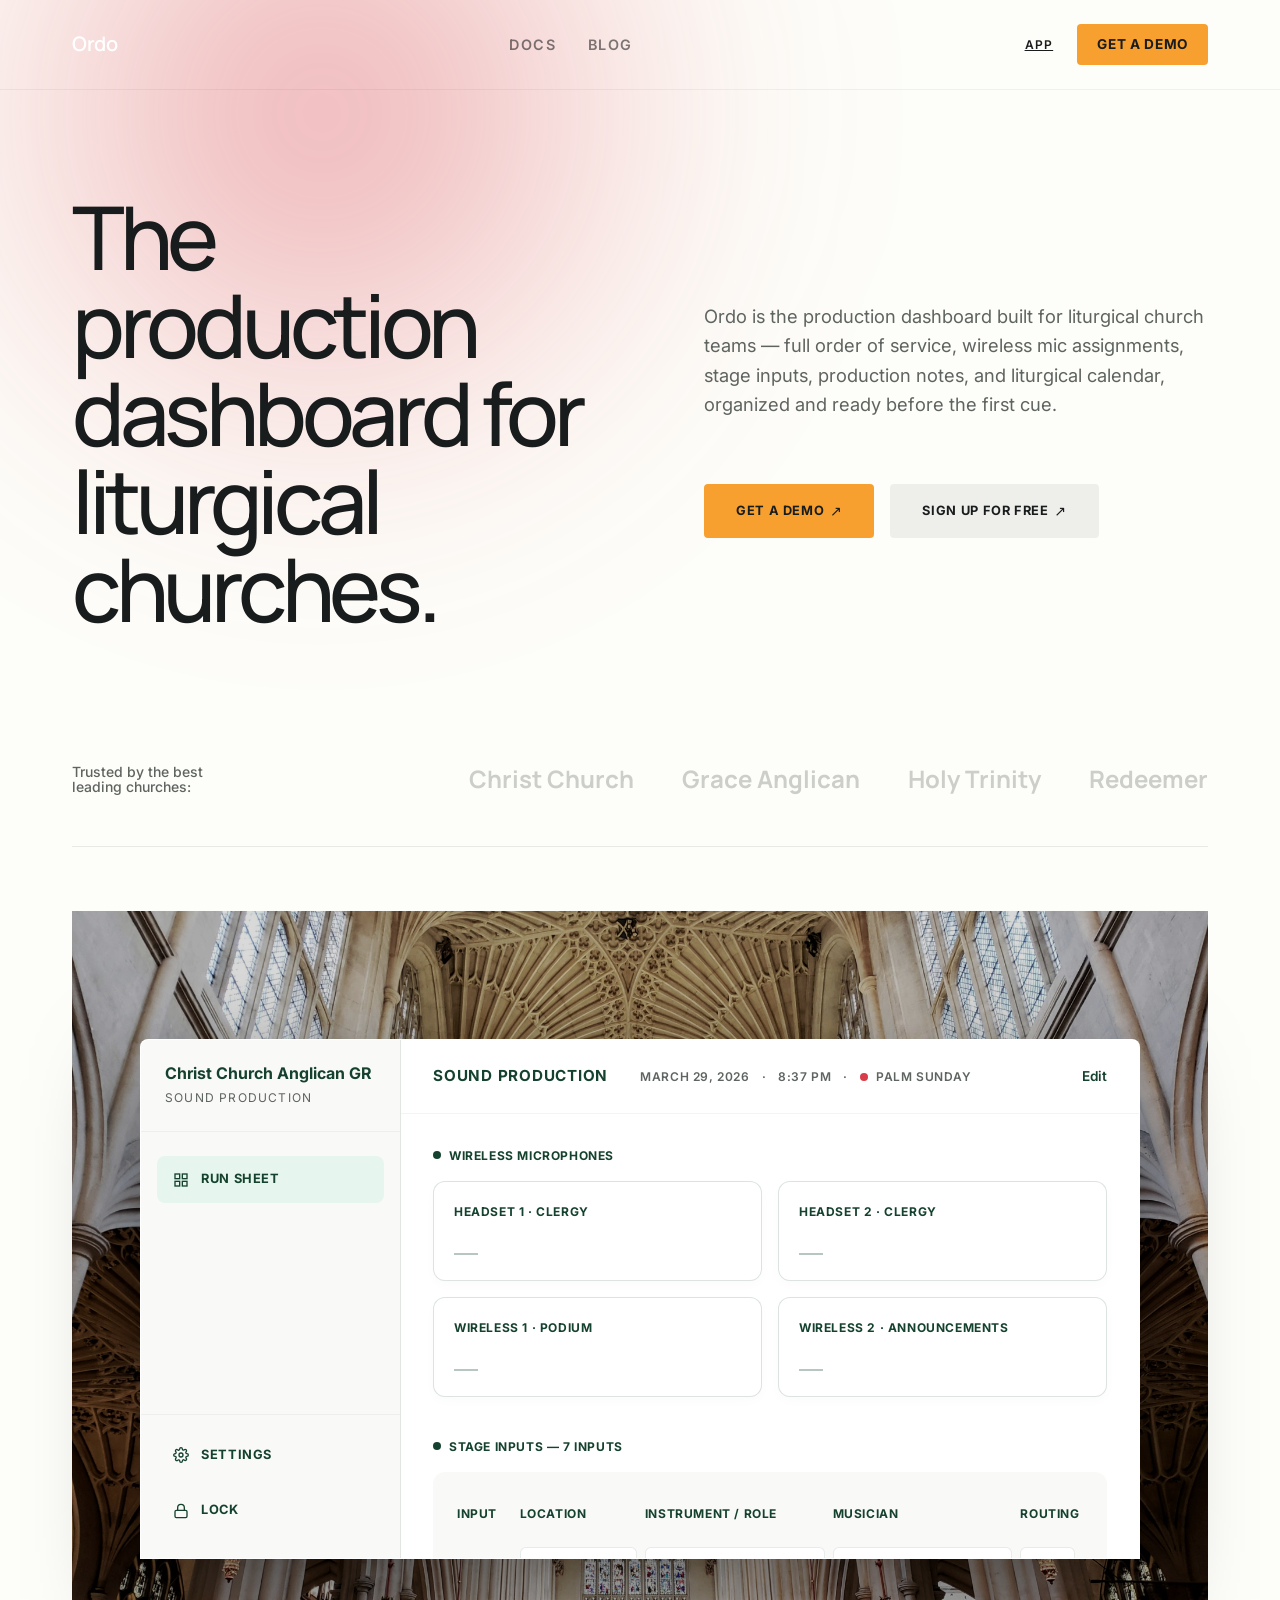
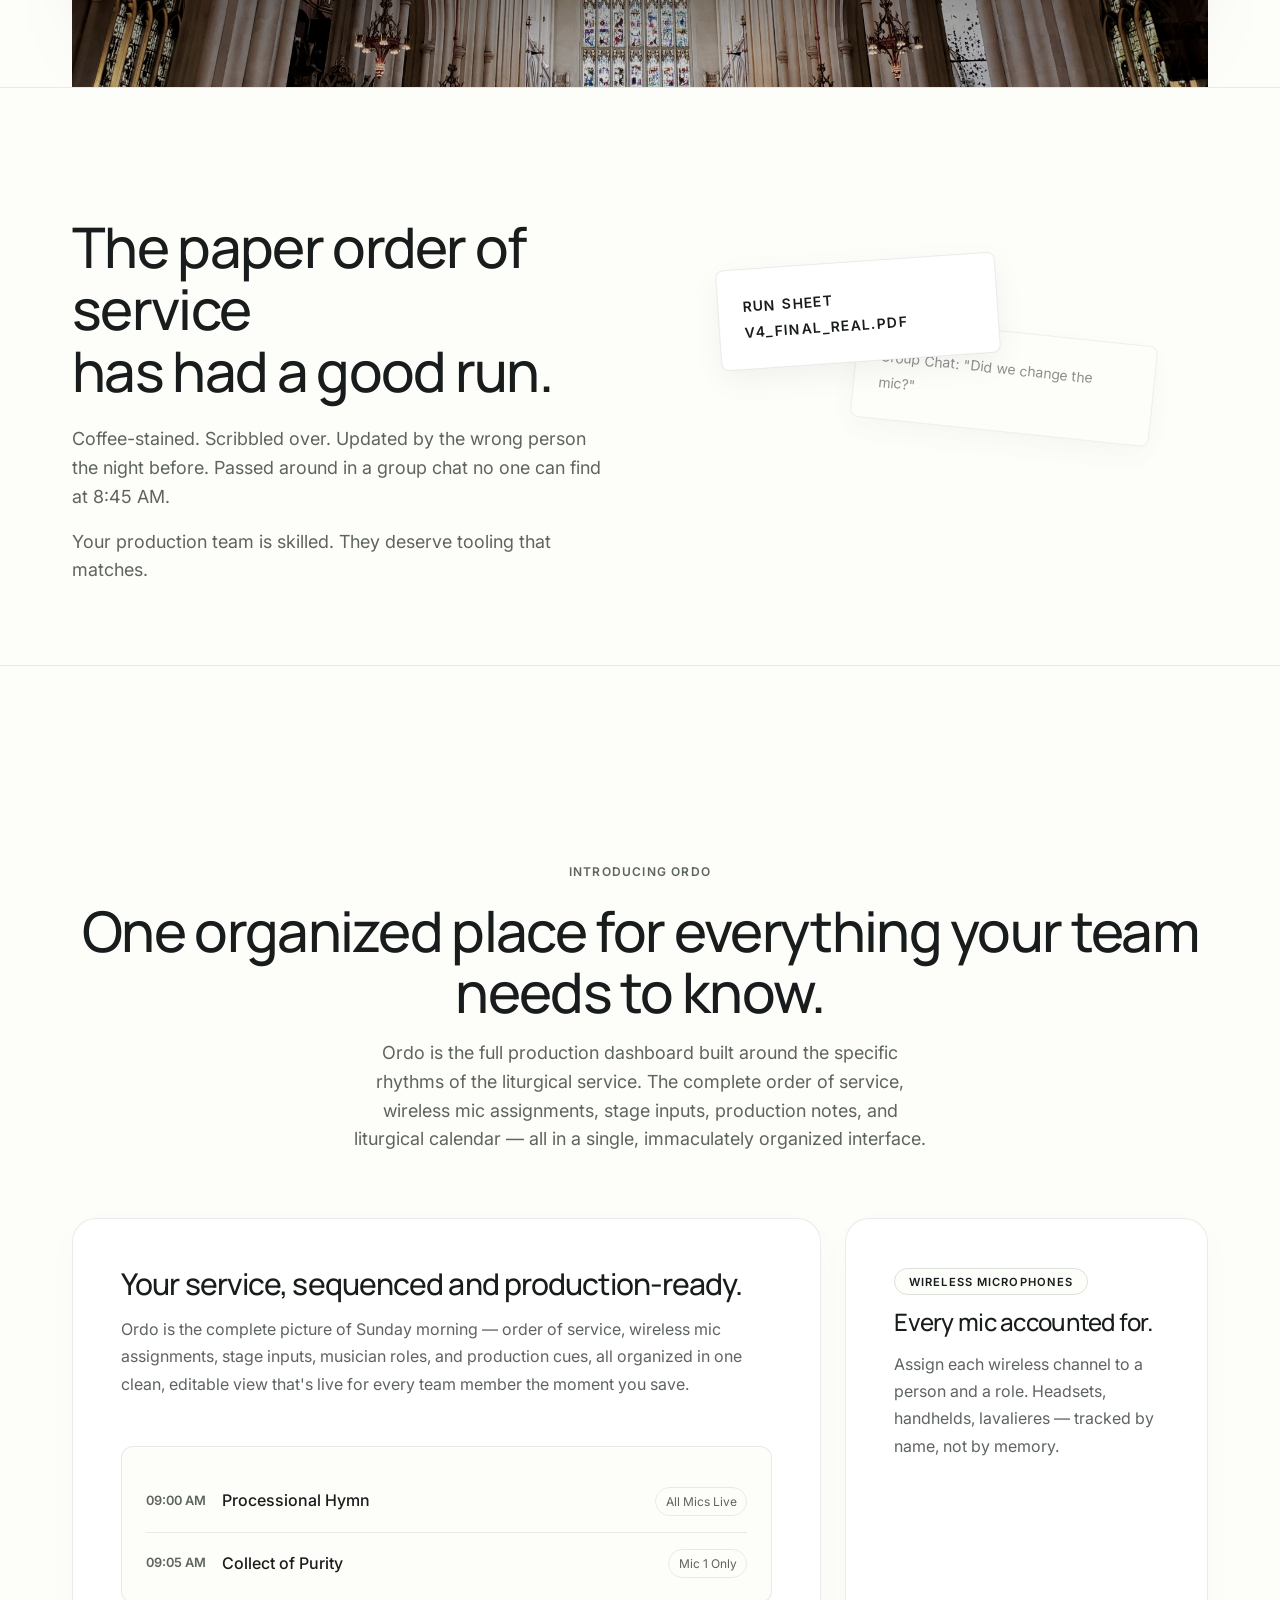
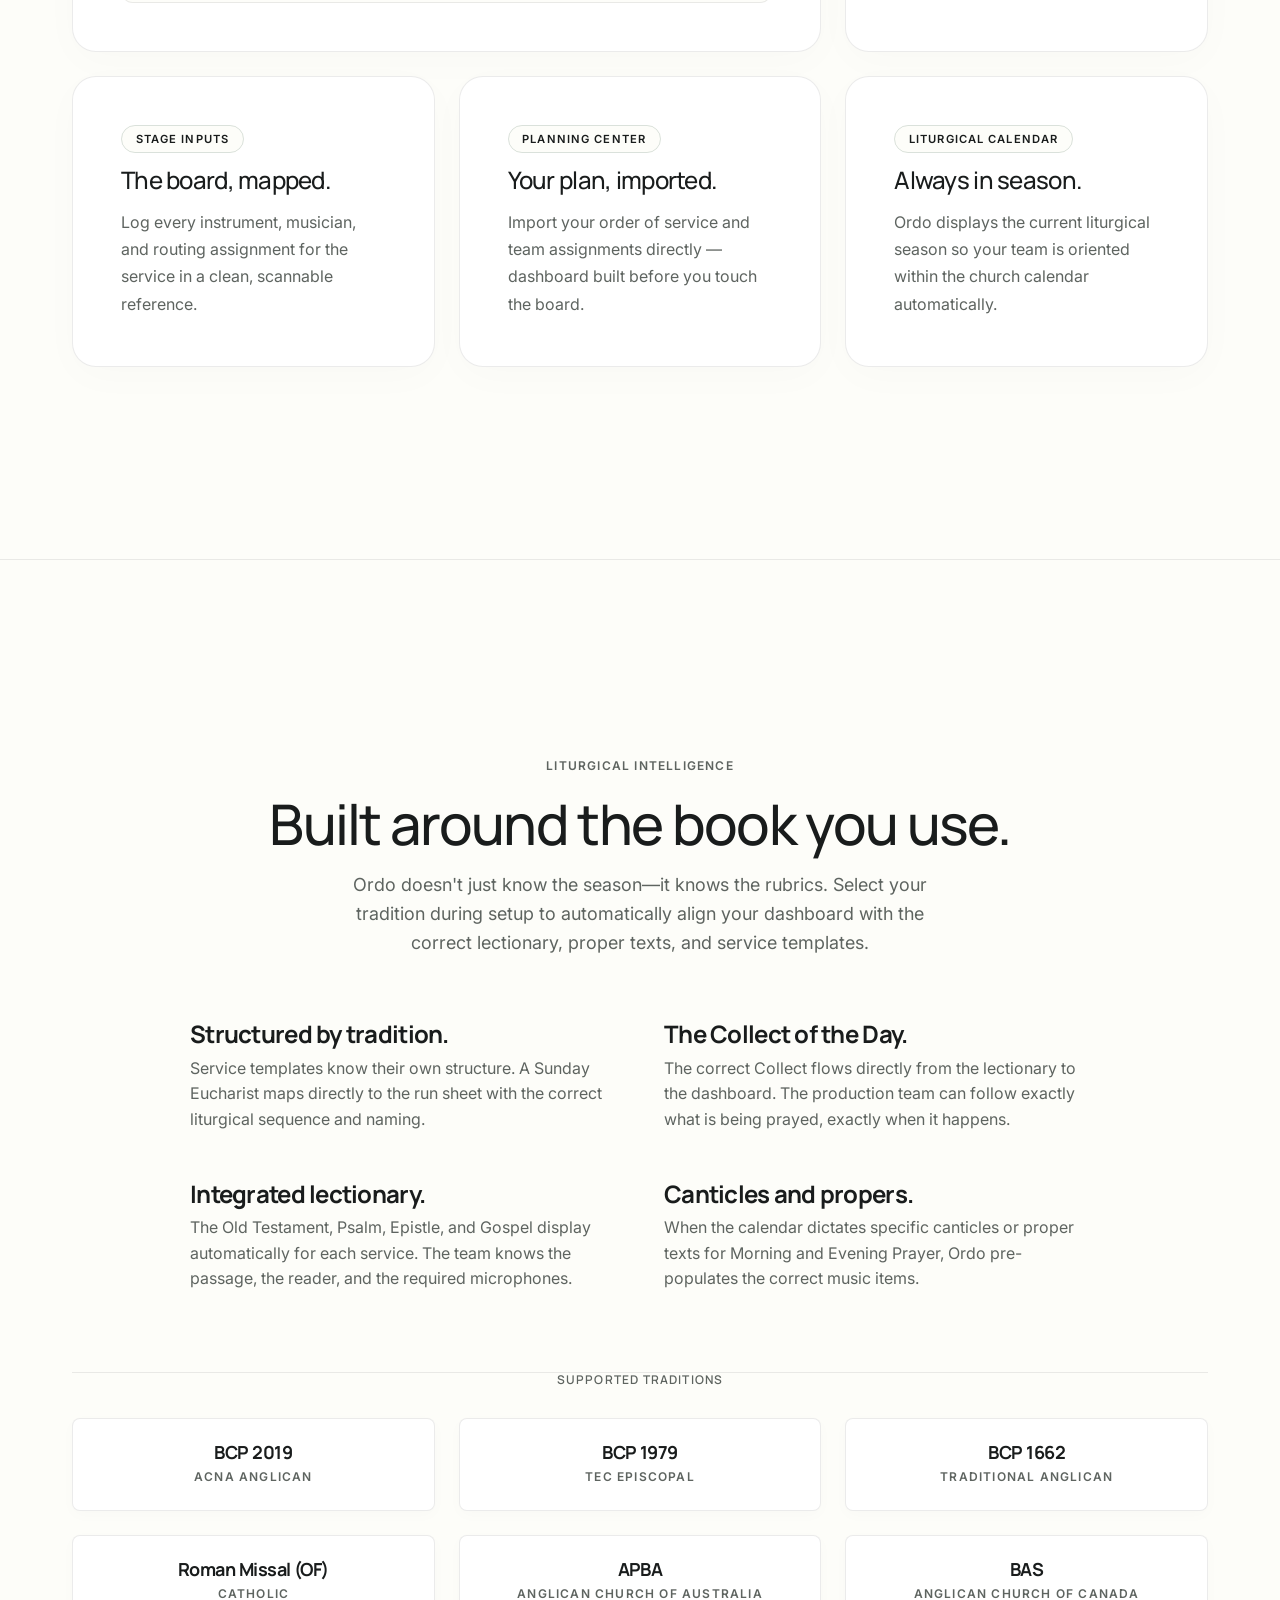
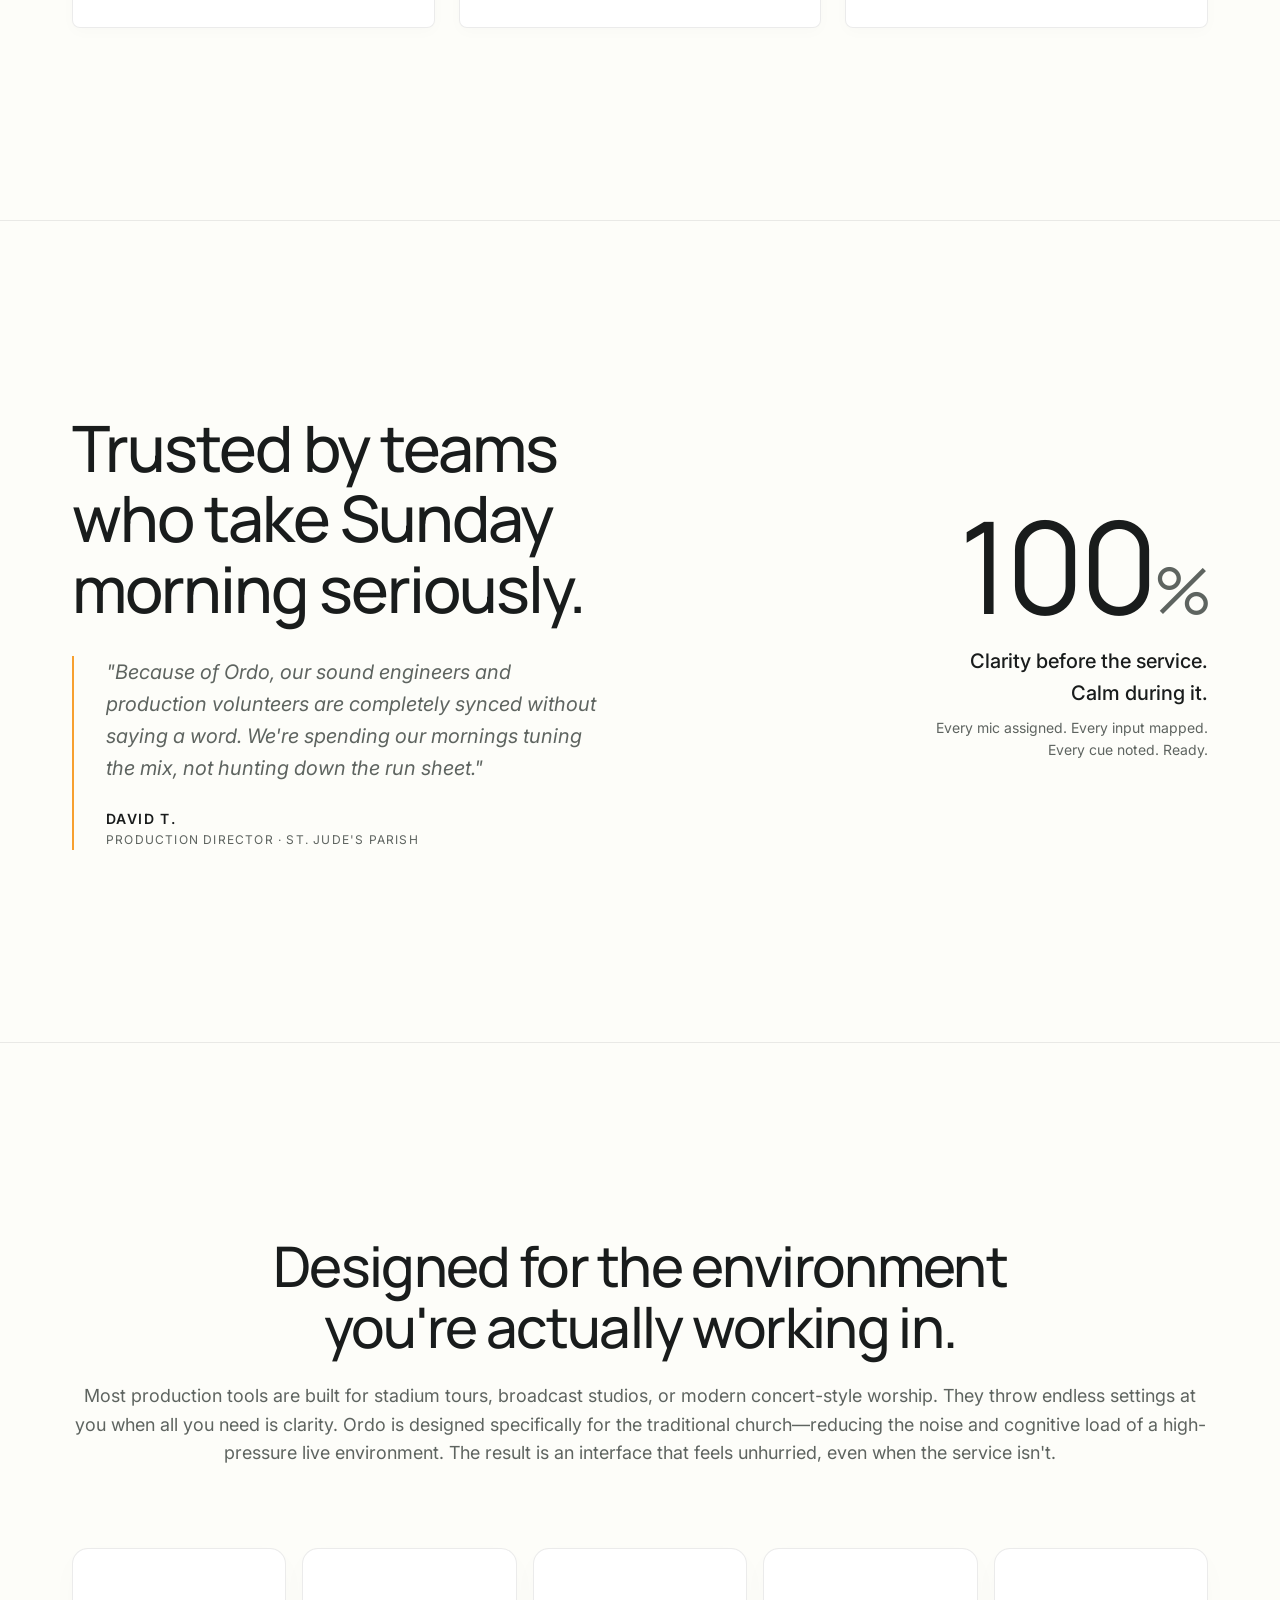
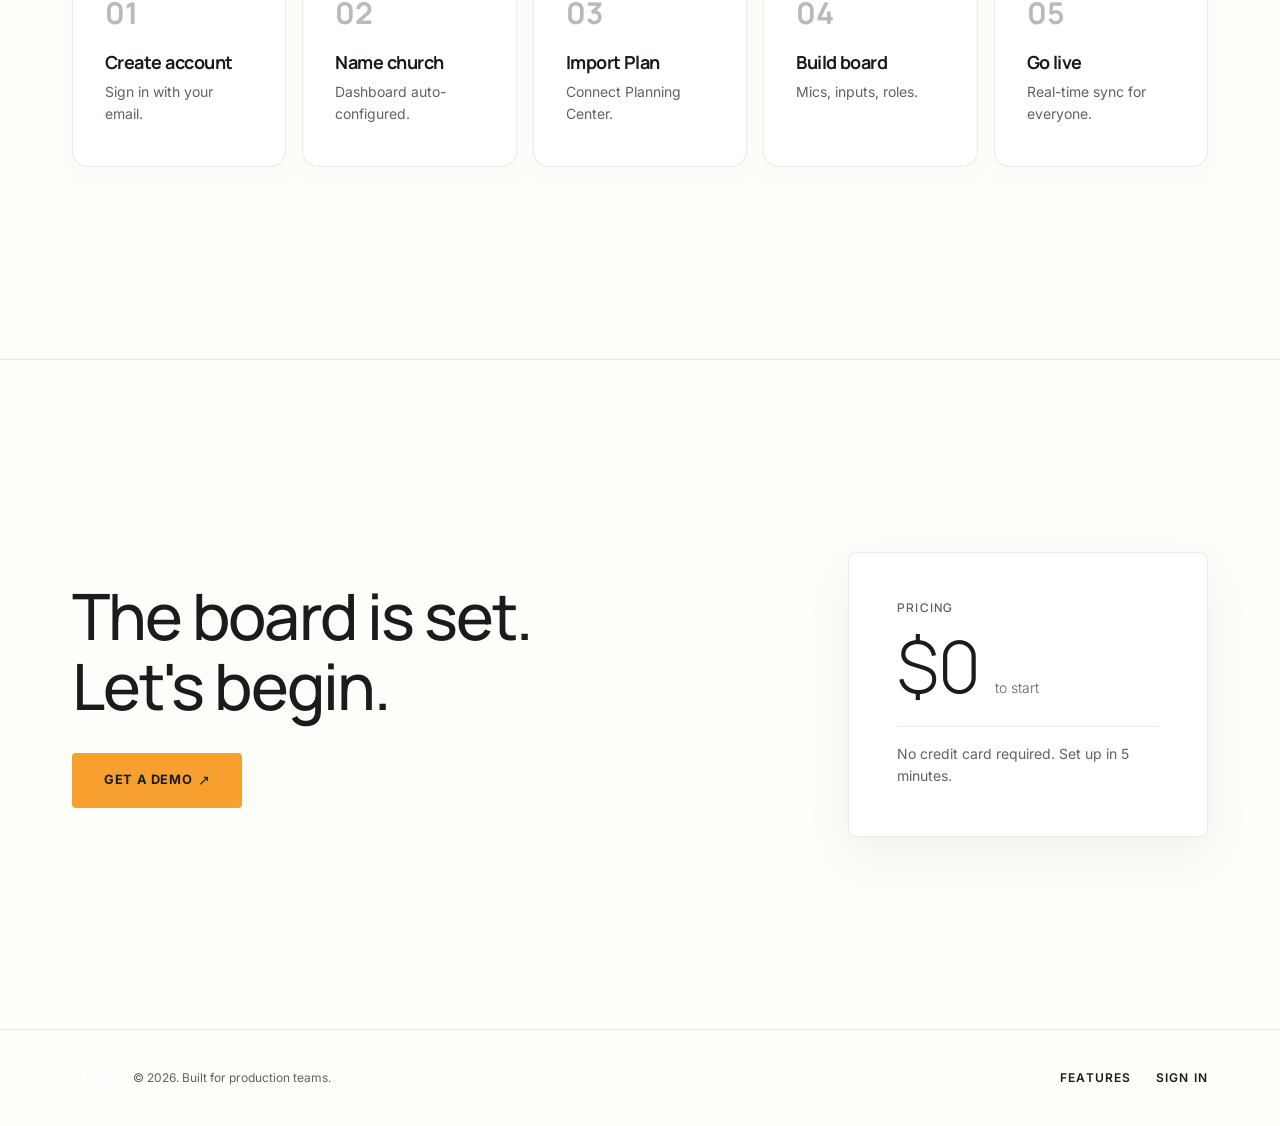
<file: index.html>
<!DOCTYPE html>
<html lang="en">
<head>
    <meta charset="UTF-8">
    <meta name="viewport" content="width=device-width, initial-scale=1.0">
    <title>Ordo — The Full Production Dashboard for Liturgical Churches</title>
    <link rel="preconnect" href="https://fonts.googleapis.com">
    <link rel="preconnect" href="https://fonts.gstatic.com" crossorigin>
    <link href="https://fonts.googleapis.com/css2?family=Manrope:wght@300;400;500;600;700;800&family=Inter:wght@400;500;600&display=swap" rel="stylesheet">
    <link rel="stylesheet" href="styles.css">
</head>
<body class="theme-dark">

    <!-- NAVIGATION -->
    <nav class="nav-light">
        <div class="nav-container">
            <div class="flex items-center gap-2">
                <div class="logo text-dark">Ordo</div>
            </div>
            <div class="nav-links hidden-mobile">
                <a href="#features" class="text-dark font-semibold text-xs tracking-widest uppercase hover-opacity">Docs</a>
                <a href="#about" class="text-dark font-semibold text-xs tracking-widest uppercase hover-opacity">Blog</a>
            </div>
            <div class="nav-actions">
                <a href="/app/" class="text-dark font-semibold text-xs tracking-widest uppercase mr-4 hover-opacity">App</a>
                <a href="#getstarted" class="btn btn-accent btn-small px-6 py-2 rounded-sm text-xs font-bold tracking-widest uppercase">GET A DEMO</a>
            </div>
        </div>
    </nav>

    <!-- NEW LIGHT EDITORIAL HERO -->
    <section class="hero-section light-section pt-40 pb-0 relative overflow-hidden" style="padding-top: 12rem;">
        <!-- Liturgical Season Context (Red for Palm Sunday matching the mockup) -->
        <div class="liturgical-glow-container">
            <div class="liturgical-glow-red"></div>
        </div>
        <div class="container relative z-10">
            <div class="hero-split grid-2 gap-16 items-center">
                <div class="hero-left">
                    <h1 class="font-manrope text-dark leading-none tracking-tight font-medium" style="font-size: 5.5rem; letter-spacing: -0.06em; line-height: 1;">
                        The production<br>dashboard for<br>liturgical churches.
                    </h1>
                </div>
                <div class="hero-right flex flex-col justify-center pl-8 pt-4">
                    <p class="text-lg text-dark-muted mb-8 leading-relaxed font-body" style="font-size: 1.15rem;">
                        Ordo is the production dashboard built for liturgical church teams — full order of service, wireless mic assignments, stage inputs, production notes, and liturgical calendar, organized and ready before the first cue.
                    </p>
                    <div class="btn-group justify-start mt-8">
                        <a href="#getstarted" class="btn btn-accent">GET A DEMO <span class="arrow">↗</span></a>
                        <a href="/app/" class="btn btn-secondary">SIGN UP FOR FREE <span class="arrow">↗</span></a>
                    </div>
                </div>
            </div>

            <!-- Trusted By Band -->
            <div class="trusted-band mt-32 flex items-center justify-between pb-12" style="margin-top: 8rem; border-bottom: 1px solid rgba(0,0,0,0.08); padding-bottom: 3rem;">
                <span class="text-sm font-body text-dark-muted w-48 leading-tight font-medium">Trusted by the best<br>leading churches:</span>
                <div class="logos flex gap-12 text-2xl font-manrope font-bold text-dark-muted opacity-30 items-center justify-end flex-1" style="opacity: 0.3; justify-content: flex-end; gap: 3rem; font-size: 1.5rem; flex: 1; align-items: center; display: flex;">
                    <span>Christ Church</span>
                    <span>Grace Anglican</span>
                    <span>Holy Trinity</span>
                    <span>Redeemer</span>
                </div>
            </div>
            
            <!-- Dashboard Full-Bleed Graphic -->
            <div class="hero-graphic-bleed cathedral-bg mt-16 relative">
                <div class="cathedral-overlay"></div>
                <!-- Dashboard Mockup Graphic -->
                <div class="hero-mockup-wrapper fade-in-up relative z-10" style="max-width: 1000px; margin: 0 auto;">
                <div class="app-window mx-auto" style="box-shadow: 0 40px 100px rgba(0,0,0,0.5); border: 1px solid rgba(255,255,255,0.1);">
                    <div class="app-sidebar hidden-mobile">
                        <div class="app-sidebar-header">
                            <strong>Christ Church Anglican GR</strong>
                            <span class="text-xs mt-1 block tracking-widest text-dark-muted">SOUND PRODUCTION</span>
                        </div>
                        <div class="app-nav">
                            <div class="nav-item active">
                                <svg width="16" height="16" viewBox="0 0 24 24" fill="none" stroke="currentColor" stroke-width="2"><rect x="3" y="3" width="7" height="7"></rect><rect x="14" y="3" width="7" height="7"></rect><rect x="14" y="14" width="7" height="7"></rect><rect x="3" y="14" width="7" height="7"></rect></svg>
                                RUN SHEET
                            </div>
                        </div>
                        <div class="app-sidebar-footer">
                            <div class="nav-item"><svg width="16" height="16" viewBox="0 0 24 24" fill="none" stroke="currentColor" stroke-width="2"><circle cx="12" cy="12" r="3"></circle><path d="M19.4 15a1.65 1.65 0 0 0 .33 1.82l.06.06a2 2 0 0 1 0 2.83 2 2 0 0 1-2.83 0l-.06-.06a1.65 1.65 0 0 0-1.82-.33 1.65 1.65 0 0 0-1 1.51V21a2 2 0 0 1-2 2 2 2 0 0 1-2-2v-.09A1.65 1.65 0 0 0 9 19.4a1.65 1.65 0 0 0-1.82.33l-.06.06a2 2 0 0 1-2.83 0 2 2 0 0 1 0-2.83l.06-.06a1.65 1.65 0 0 0 .33-1.82 1.65 1.65 0 0 0-1.51-1H3a2 2 0 0 1-2-2 2 2 0 0 1 2-2h.09A1.65 1.65 0 0 0 4.6 9a1.65 1.65 0 0 0-.33-1.82l-.06-.06a2 2 0 0 1 0-2.83 2 2 0 0 1 2.83 0l.06.06a1.65 1.65 0 0 0 1.82.33H9a1.65 1.65 0 0 0 1-1.51V3a2 2 0 0 1 2-2 2 2 0 0 1 2 2v.09a1.65 1.65 0 0 0 1 1.51 1.65 1.65 0 0 0 1.82-.33l.06-.06a2 2 0 0 1 2.83 0 2 2 0 0 1 0 2.83l-.06.06a1.65 1.65 0 0 0-.33 1.82V9a1.65 1.65 0 0 0 1.51 1H21a2 2 0 0 1 2 2 2 2 0 0 1-2 2h-.09a1.65 1.65 0 0 0-1.51 1z"></path></svg> SETTINGS</div>
                            <div class="nav-item"><svg width="16" height="16" viewBox="0 0 24 24" fill="none" stroke="currentColor" stroke-width="2"><rect x="3" y="11" width="18" height="11" rx="2" ry="2"></rect><path d="M7 11V7a5 5 0 0 1 10 0v4"></path></svg> LOCK</div>
                        </div>
                    </div>
                    <div class="app-main">
                        <div class="app-header">
                            <div class="header-title">SOUND PRODUCTION</div>
                            <div class="header-meta hidden-mobile">
                                MARCH 29, 2026<span style="margin: 0 0.75rem;">·</span>8:37 PM<span style="margin: 0 0.75rem;">·</span><span class="dot-red"></span> PALM SUNDAY
                            </div>
                            <div class="header-action">Edit</div>
                        </div>
                        <div class="app-content">
                            <div class="content-section">
                                <div class="section-label">WIRELESS MICROPHONES</div>
                                <div class="mic-grid">
                                    <div class="mic-card">
                                        <div class="mic-card-header">HEADSET 1 · CLERGY</div>
                                        <div class="mic-line"></div>
                                    </div>
                                    <div class="mic-card">
                                        <div class="mic-card-header">HEADSET 2 · CLERGY</div>
                                        <div class="mic-line"></div>
                                    </div>
                                    <div class="mic-card">
                                        <div class="mic-card-header">WIRELESS 1 · PODIUM</div>
                                        <div class="mic-line"></div>
                                    </div>
                                    <div class="mic-card">
                                        <div class="mic-card-header">WIRELESS 2 · ANNOUNCEMENTS</div>
                                        <div class="mic-line"></div>
                                    </div>
                                </div>
                            </div>
                            <div class="content-section hidden-mobile">
                                <div class="section-label">STAGE INPUTS — 7 INPUTS</div>
                                <div class="input-table">
                                     <div class="input-row header">
                                         <span>INPUT</span><span>LOCATION</span><span>INSTRUMENT / ROLE</span><span>MUSICIAN</span><span>ROUTING</span>
                                     </div>
                                     <div class="input-row">
                                         <span class="input-num">01</span>
                                         <div class="input-cell-box uppercase">PIANO</div>
                                         <div class="input-cell-box font-semibold">Lead Vocals</div>
                                         <div class="input-cell-box italic text-dark-muted">Unassigned</div>
                                         <div class="input-cell-box">—</div>
                                     </div>
                                     <div class="input-row">
                                         <span class="input-num">02</span>
                                         <div class="input-cell-box uppercase">STAGE LEFT</div>
                                         <div class="input-cell-box italic text-dark-muted">Not set</div>
                                         <div class="input-cell-box italic text-dark-muted">Unassigned</div>
                                         <div class="input-cell-box">—</div>
                                     </div>
                                </div>
                            </div>
                        </div>
                    </div>
                </div>
            </div>
        </div>
    </section>

    <!-- PROBLEM SECTION -->
    <section class="problem-section light-section border-top section-padding override-bottom-padding">
        <div class="container relative z-10">
            <div class="grid-2 gap-12 items-center">
                <div>
                    <h2 class="font-manrope text-dark tracking-tight leading-tight" style="font-size: 3.5rem;">The paper order of service<br>has had a good run.</h2>
                    <p class="text-lg text-dark-muted mt-6 max-w-lg">
                        Coffee-stained. Scribbled over. Updated by the wrong person the night before. Passed around in a group chat no one can find at 8:45 AM.
                    </p>
                    <p class="text-lg text-dark-muted mt-4 max-w-lg">
                        Your production team is skilled. They deserve tooling that matches.
                    </p>
                </div>
                <div class="problem-visuals hidden-mobile">
                    <div class="visual-box visual-box-1" style="background: #ffffff; color: var(--text-dark); border: 1px solid var(--bg-light-border); box-shadow: 0 10px 30px rgba(0,0,0,0.05); padding: 1.5rem; border-radius: 8px;">
                        <span class="font-semibold text-sm tracking-widest uppercase">Run Sheet v4_FINAL_real.pdf</span>
                    </div>
                    <div class="visual-box visual-box-2" style="background: #fdfdf9; color: var(--text-dark-muted); border: 1px solid var(--bg-light-border); box-shadow: 0 10px 30px rgba(0,0,0,0.05); padding: 1.5rem; border-radius: 8px;">
                        <span class="text-sm">Group Chat: "Did we change the mic?"</span>
                    </div>
                </div>
            </div>
        </div>
    </section>

    <!-- LIGHT SECTION: BENTO GRID (FEATURES) -->
    <section id="features" class="bento-section light-section border-top section-padding-xl">
        <div class="container">
            <div class="text-center mb-16">
                <span class="text-xs font-semibold tracking-widest uppercase text-dark-muted">Introducing Ordo</span>
                <h2 class="font-manrope text-dark mt-4 tracking-tight leading-tight" style="font-size: 3.5rem;">One organized place for everything your team needs to know.</h2>
                <p class="text-lg text-dark-muted mt-4 mx-auto max-w-lg">
                    Ordo is the full production dashboard built around the specific rhythms of the liturgical service. The complete order of service, wireless mic assignments, stage inputs, production notes, and liturgical calendar — all in a single, immaculately organized interface.
                </p>
            </div>

            <div class="bento-grid">
                <!-- Large Card -->
                <div class="bento-col-span-2 bento-card-light">
                    <div class="bento-content">
                        <h3 class="font-manrope text-dark tracking-tight text-3xl">Your service, sequenced and production-ready.</h3>
                        <p>Ordo is the complete picture of Sunday morning — order of service, wireless mic assignments, stage inputs, musician roles, and production cues, all organized in one clean, editable view that's live for every team member the moment you save.</p>
                    </div>
                    <div class="bento-graphic graphic-bottom">
                         <div class="mockup-row-ui">
                             <span class="tag">09:00 AM</span>
                             <span class="title">Processional Hymn</span>
                             <span class="tag-outline">All Mics Live</span>
                         </div>
                         <div class="mockup-row-ui">
                             <span class="tag">09:05 AM</span>
                             <span class="title">Collect of Purity</span>
                             <span class="tag-outline">Mic 1 Only</span>
                         </div>
                    </div>
                </div>

                <!-- Small Cards -->
                <div class="bento-card-light">
                    <div class="bento-content">
                        <span class="badge-accent">Wireless Microphones</span>
                        <h3 class="font-manrope text-dark tracking-tight text-2xl mt-4">Every mic accounted for.</h3>
                        <p>Assign each wireless channel to a person and a role. Headsets, handhelds, lavalieres — tracked by name, not by memory.</p>
                    </div>
                </div>

                <div class="bento-card-light">
                    <div class="bento-content">
                        <span class="badge-accent">Stage Inputs</span>
                        <h3 class="font-manrope text-dark tracking-tight text-2xl mt-4">The board, mapped.</h3>
                        <p>Log every instrument, musician, and routing assignment for the service in a clean, scannable reference.</p>
                    </div>
                </div>

                 <div class="bento-card-light">
                    <div class="bento-content">
                        <span class="badge-accent">Planning Center</span>
                        <h3 class="font-manrope text-dark tracking-tight text-2xl mt-4">Your plan, imported.</h3>
                        <p>Import your order of service and team assignments directly — dashboard built before you touch the board.</p>
                    </div>
                </div>

                 <div class="bento-card-light">
                    <div class="bento-content">
                        <span class="badge-accent">Liturgical Calendar</span>
                        <h3 class="font-manrope text-dark tracking-tight text-2xl mt-4">Always in season.</h3>
                        <p>Ordo displays the current liturgical season so your team is oriented within the church calendar automatically.</p>
                    </div>
                </div>
            </div>
        </div>
    </section>

    <!-- LIGHT SECTION: PRAYER BOOK INTEGRATION -->
    <section id="prayer-book" class="liturgy-section light-section border-top section-padding-xl relative overflow-hidden">
        <div class="container">
            <div class="text-center mb-16">
                <span class="text-xs font-semibold tracking-widest uppercase text-dark-muted">Liturgical Intelligence</span>
                <h2 class="font-manrope text-dark mt-4 tracking-tight leading-tight" style="font-size: 3.5rem;">Built around the book you use.</h2>
                <p class="text-lg text-dark-muted mt-4 mx-auto max-w-lg">
                    Ordo doesn't just know the season—it knows the rubrics. Select your tradition during setup to automatically align your dashboard with the correct lectionary, proper texts, and service templates.
                </p>
            </div>

            <!-- 2x2 Feature Grid -->
            <div class="grid-2 gap-12 mt-16 mx-auto" style="max-width: 900px;">
                <div class="flex flex-col">
                    <h4 class="font-manrope text-dark tracking-tight text-2xl font-bold">Structured by tradition.</h4>
                    <p class="text-dark-muted mt-2">Service templates know their own structure. A Sunday Eucharist maps directly to the run sheet with the correct liturgical sequence and naming.</p>
                </div>
                <div class="flex flex-col">
                    <h4 class="font-manrope text-dark tracking-tight text-2xl font-bold">The Collect of the Day.</h4>
                    <p class="text-dark-muted mt-2">The correct Collect flows directly from the lectionary to the dashboard. The production team can follow exactly what is being prayed, exactly when it happens.</p>
                </div>
                <div class="flex flex-col">
                    <h4 class="font-manrope text-dark tracking-tight text-2xl font-bold">Integrated lectionary.</h4>
                    <p class="text-dark-muted mt-2">The Old Testament, Psalm, Epistle, and Gospel display automatically for each service. The team knows the passage, the reader, and the required microphones.</p>
                </div>
                <div class="flex flex-col">
                    <h4 class="font-manrope text-dark tracking-tight text-2xl font-bold">Canticles and propers.</h4>
                    <p class="text-dark-muted mt-2">When the calendar dictates specific canticles or proper texts for Morning and Evening Prayer, Ordo pre-populates the correct music items.</p>
                </div>
            </div>

            <!-- Supported Traditions Table -->
            <div class="mt-20 pt-16 border-top">
                <h4 class="text-xs font-semibold tracking-widest uppercase text-dark-muted mb-8 text-center text-dark">Supported Traditions</h4>
                <div class="grid-3 text-center">
                    
                    <div style="background: #ffffff; border: 1px solid var(--bg-light-border); padding: 1.5rem; border-radius: 8px; box-shadow: 0 4px 15px rgba(0,0,0,0.02);">
                        <h4 class="font-bold text-dark text-lg tracking-tight">BCP 2019</h4>
                        <p class="text-xs uppercase tracking-widest text-dark-muted mt-1 font-semibold">ACNA Anglican</p>
                    </div>
                    
                    <div style="background: #ffffff; border: 1px solid var(--bg-light-border); padding: 1.5rem; border-radius: 8px; box-shadow: 0 4px 15px rgba(0,0,0,0.02);">
                        <h4 class="font-bold text-dark text-lg tracking-tight">BCP 1979</h4>
                        <p class="text-xs uppercase tracking-widest text-dark-muted mt-1 font-semibold">TEC Episcopal</p>
                    </div>
                    
                    <div style="background: #ffffff; border: 1px solid var(--bg-light-border); padding: 1.5rem; border-radius: 8px; box-shadow: 0 4px 15px rgba(0,0,0,0.02);">
                        <h4 class="font-bold text-dark text-lg tracking-tight">BCP 1662</h4>
                        <p class="text-xs uppercase tracking-widest text-dark-muted mt-1 font-semibold">Traditional Anglican</p>
                    </div>

                    <div style="background: #ffffff; border: 1px solid var(--bg-light-border); padding: 1.5rem; border-radius: 8px; box-shadow: 0 4px 15px rgba(0,0,0,0.02);">
                        <h4 class="font-bold text-dark text-lg tracking-tight">Roman Missal (OF)</h4>
                        <p class="text-xs uppercase tracking-widest text-dark-muted mt-1 font-semibold">Catholic</p>
                    </div>

                    <div style="background: #ffffff; border: 1px solid var(--bg-light-border); padding: 1.5rem; border-radius: 8px; box-shadow: 0 4px 15px rgba(0,0,0,0.02);">
                        <h4 class="font-bold text-dark text-lg tracking-tight">APBA</h4>
                        <p class="text-xs uppercase tracking-widest text-dark-muted mt-1 font-semibold">Anglican Church of Australia</p>
                    </div>

                    <div style="background: #ffffff; border: 1px solid var(--bg-light-border); padding: 1.5rem; border-radius: 8px; box-shadow: 0 4px 15px rgba(0,0,0,0.02);">
                        <h4 class="font-bold text-dark text-lg tracking-tight">BAS</h4>
                        <p class="text-xs uppercase tracking-widest text-dark-muted mt-1 font-semibold">Anglican Church of Canada</p>
                    </div>
                    
                </div>
            </div>
            
        </div>
    </section>

    <!-- LIGHT SECTION: Huge Number & Social Proof -->
    <section class="social-proof-section light-section border-top section-padding-xl">
        <div class="container">
            <div class="grid-2 gap-16 items-center flex-mobile-reverse">
                <div>
                    <h2 class="font-manrope text-dark tracking-tight leading-tight" style="font-size: 4rem;">Trusted by teams who take Sunday morning seriously.</h2>
                    <div class="testimonial-dark-quote mt-8" style="border-left-color: var(--accent);">
                        <p class="text-xl text-dark-muted italic">"Because of Ordo, our sound engineers and production volunteers are completely synced without saying a word. We're spending our mornings tuning the mix, not hunting down the run sheet."</p>
                        <div class="mt-6 font-semibold text-dark tracking-widest text-sm uppercase">David T.</div>
                        <div class="text-xs text-dark-muted uppercase tracking-widest">Production Director &middot; St. Jude's Parish</div>
                    </div>
                </div>
                <div class="huge-number-wrapper text-right-desktop">
                    <div class="font-manrope text-dark tracking-tight leading-none" style="font-size: 8rem;">100<span class="text-dark-muted" style="font-size: 4rem;">%</span></div>
                    <p class="text-xl font-medium mt-4 text-dark">Clarity before the service.<br>Calm during it.</p>
                    <p class="text-sm text-dark-muted mt-2">Every mic assigned. Every input mapped.<br>Every cue noted. Ready.</p>
                </div>
            </div>
        </div>
    </section>

    <!-- LIGHT SECTION: TECH / HOW IT WORKS -->
    <section id="how-it-works" class="tech-section light-section border-top section-padding-xl relative overflow-hidden">
        <div class="container relative z-10 text-center">
            <h2 class="font-manrope text-dark tracking-tight leading-tight" style="font-size: 3.5rem;">Designed for the environment<br>you're actually working in.</h2>
            <p class="text-lg text-dark-muted mt-6 max-w-xl mx-auto">
                Most production tools are built for stadium tours, broadcast studios, or modern concert-style worship. They throw endless settings at you when all you need is clarity. Ordo is designed specifically for the traditional church—reducing the noise and cognitive load of a high-pressure live environment. The result is an interface that feels unhurried, even when the service isn't.
            </p>

            <div class="setup-grid mt-20">
                <div class="setup-step text-left" style="background: #ffffff; border: 1px solid var(--bg-light-border); box-shadow: 0 10px 30px rgba(0,0,0,0.02);">
                    <div class="font-manrope text-dark opacity-30 text-3xl font-bold">01</div>
                    <h4 class="text-dark mt-4 font-bold text-lg tracking-tight">Create account</h4>
                    <p class="text-sm text-dark-muted mt-2">Sign in with your email.</p>
                </div>
                <div class="setup-step text-left" style="background: #ffffff; border: 1px solid var(--bg-light-border); box-shadow: 0 10px 30px rgba(0,0,0,0.02);">
                    <div class="font-manrope text-dark opacity-30 text-3xl font-bold">02</div>
                    <h4 class="text-dark mt-4 font-bold text-lg tracking-tight">Name church</h4>
                    <p class="text-sm text-dark-muted mt-2">Dashboard auto-configured.</p>
                </div>
                <div class="setup-step text-left" style="background: #ffffff; border: 1px solid var(--bg-light-border); box-shadow: 0 10px 30px rgba(0,0,0,0.02);">
                    <div class="font-manrope text-dark opacity-30 text-3xl font-bold">03</div>
                    <h4 class="text-dark mt-4 font-bold text-lg tracking-tight">Import Plan</h4>
                    <p class="text-sm text-dark-muted mt-2">Connect Planning Center.</p>
                </div>
                <div class="setup-step text-left" style="background: #ffffff; border: 1px solid var(--bg-light-border); box-shadow: 0 10px 30px rgba(0,0,0,0.02);">
                    <div class="font-manrope text-dark opacity-30 text-3xl font-bold">04</div>
                    <h4 class="text-dark mt-4 font-bold text-lg tracking-tight">Build board</h4>
                    <p class="text-sm text-dark-muted mt-2">Mics, inputs, roles.</p>
                </div>
                 <div class="setup-step text-left" style="background: #ffffff; border: 1px solid var(--bg-light-border); box-shadow: 0 10px 30px rgba(0,0,0,0.02);">
                    <div class="font-manrope text-dark opacity-30 text-3xl font-bold">05</div>
                    <h4 class="text-dark mt-4 font-bold text-lg tracking-tight">Go live</h4>
                    <p class="text-sm text-dark-muted mt-2">Real-time sync for everyone.</p>
                </div>
            </div>
        </div>
    </section>

    <!-- FOOTER CTA -->
    <section class="footer-cta-section light-section border-top section-padding-xl relative overflow-hidden">
        <div class="container relative z-10 grid-2 gap-12 items-center">
            <div>
                <h1 class="font-manrope text-dark tracking-tight leading-tight font-medium" style="font-size: 4rem;">The board is set.<br>Let's begin.</h1>
                <div class="btn-group mt-8 justify-start">
                    <a href="#getstarted" class="btn btn-accent">GET A DEMO <span class="arrow">↗</span></a>
                </div>
            </div>
            
            <div class="pricing-cards ml-auto">
                <div class="text-left" style="background: #ffffff; border: 1px solid var(--bg-light-border); padding: 3rem; border-radius: 8px; box-shadow: 0 20px 50px rgba(0,0,0,0.05);">
                    <h4 class="text-dark-muted text-xs uppercase tracking-widest font-semibold">Pricing</h4>
                    <div class="font-manrope text-dark mt-4 leading-none" style="font-size: 4.5rem; font-weight: 300;">$0 <span class="text-sm text-dark-muted font-body">to start</span></div>
                    <p class="text-sm text-dark-muted mt-6 border-top pt-4">No credit card required. Set up in 5 minutes.</p>
                </div>
            </div>
        </div>
    </section>

    <footer class="light-footer border-top">
        <div class="container py-8 flex justify-between items-center footer-mobile-stack">
            <div class="flex items-center gap-4">
                <div class="logo text-lg text-dark">Ordo</div>
                <div class="text-xs text-dark-muted">&copy; 2026. Built for production teams.</div>
            </div>
            <div class="flex gap-6 text-xs text-dark font-semibold tracking-widest uppercase">
                <a href="#features" class="text-dark text-decoration-none hover-opacity">Features</a>
                <a href="/app/" class="text-dark text-decoration-none hover-opacity">Sign in</a>
            </div>
        </div>
    </footer>

    <script>
        // Intersection observer for fading
        const observerOptions = { root: null, rootMargin: '0px', threshold: 0.1 };
        const observer = new IntersectionObserver((entries, observer) => {
            entries.forEach(entry => {
                if (entry.isIntersecting) {
                    entry.target.classList.add('visible');
                    observer.unobserve(entry.target);
                }
            });
        }, observerOptions);

        document.querySelectorAll('.fade-in-up').forEach((el) => observer.observe(el));
    </script>
</body>
</html>
</file>
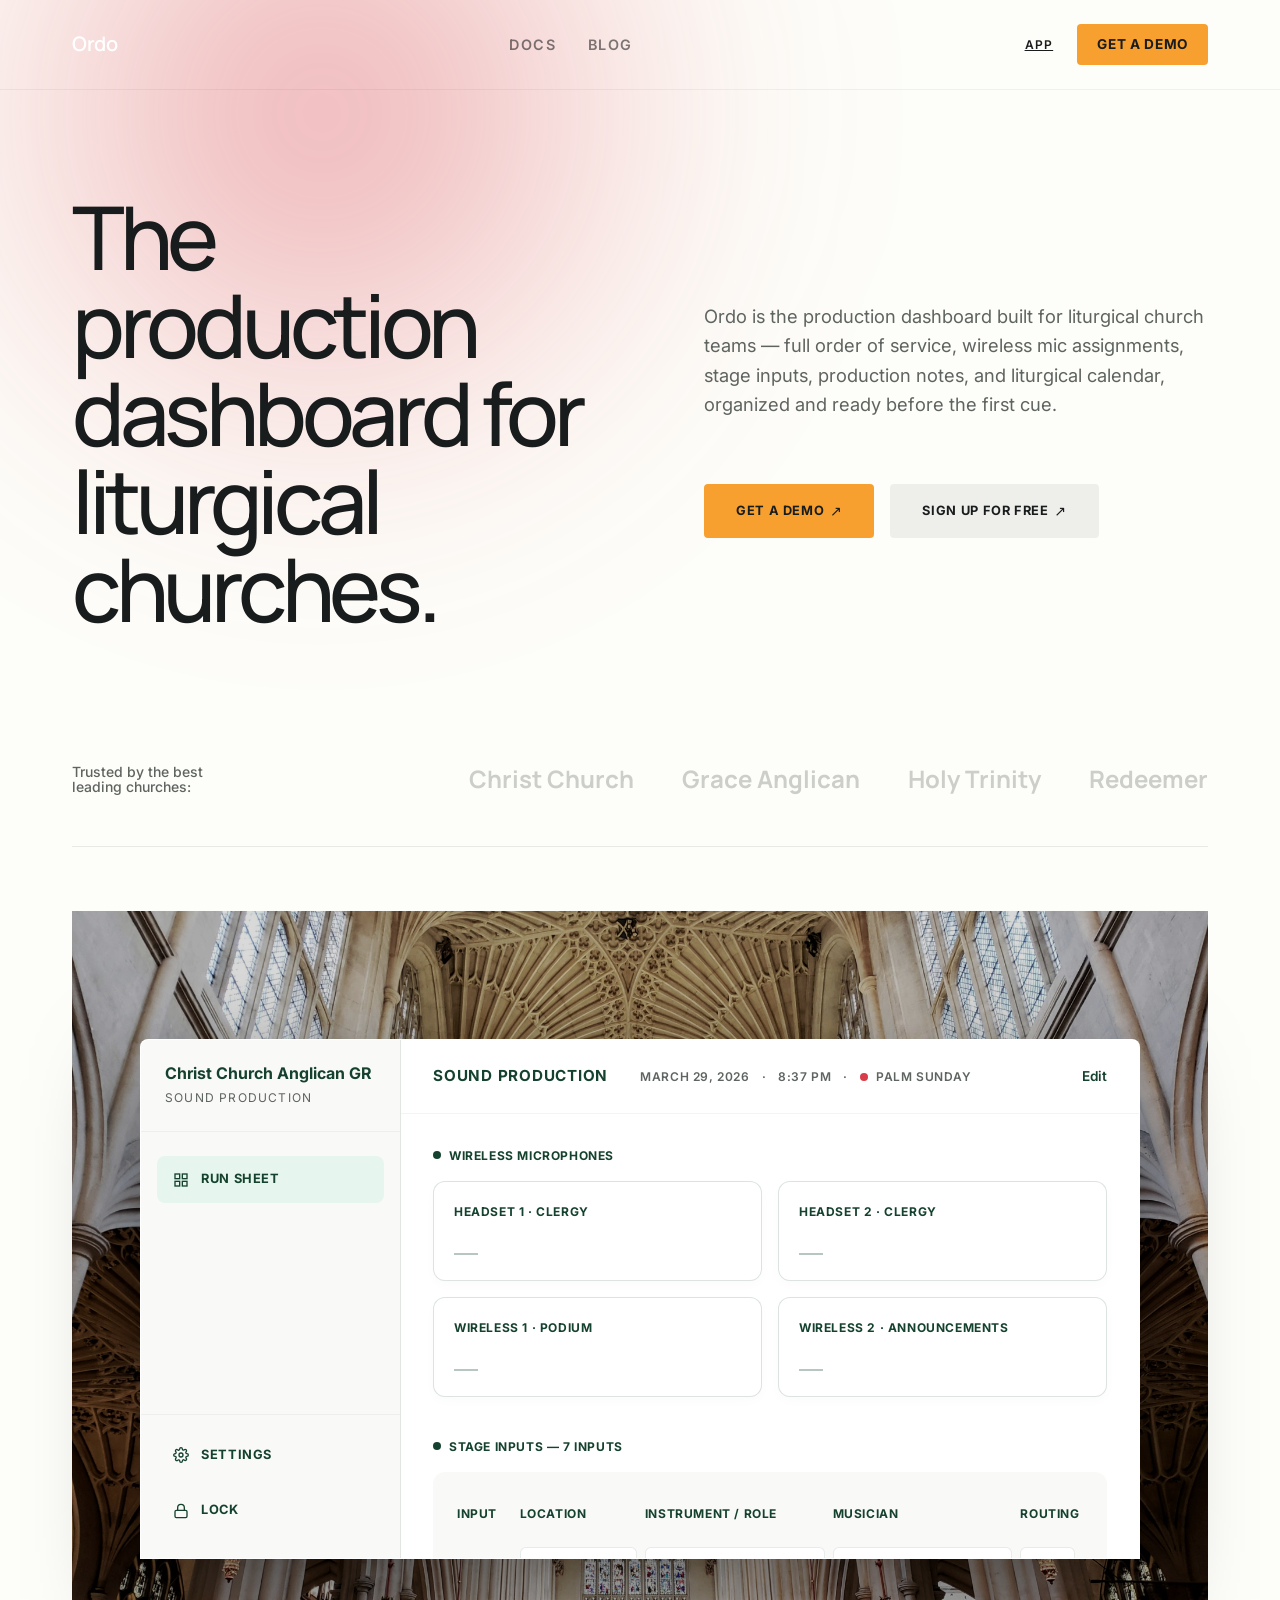
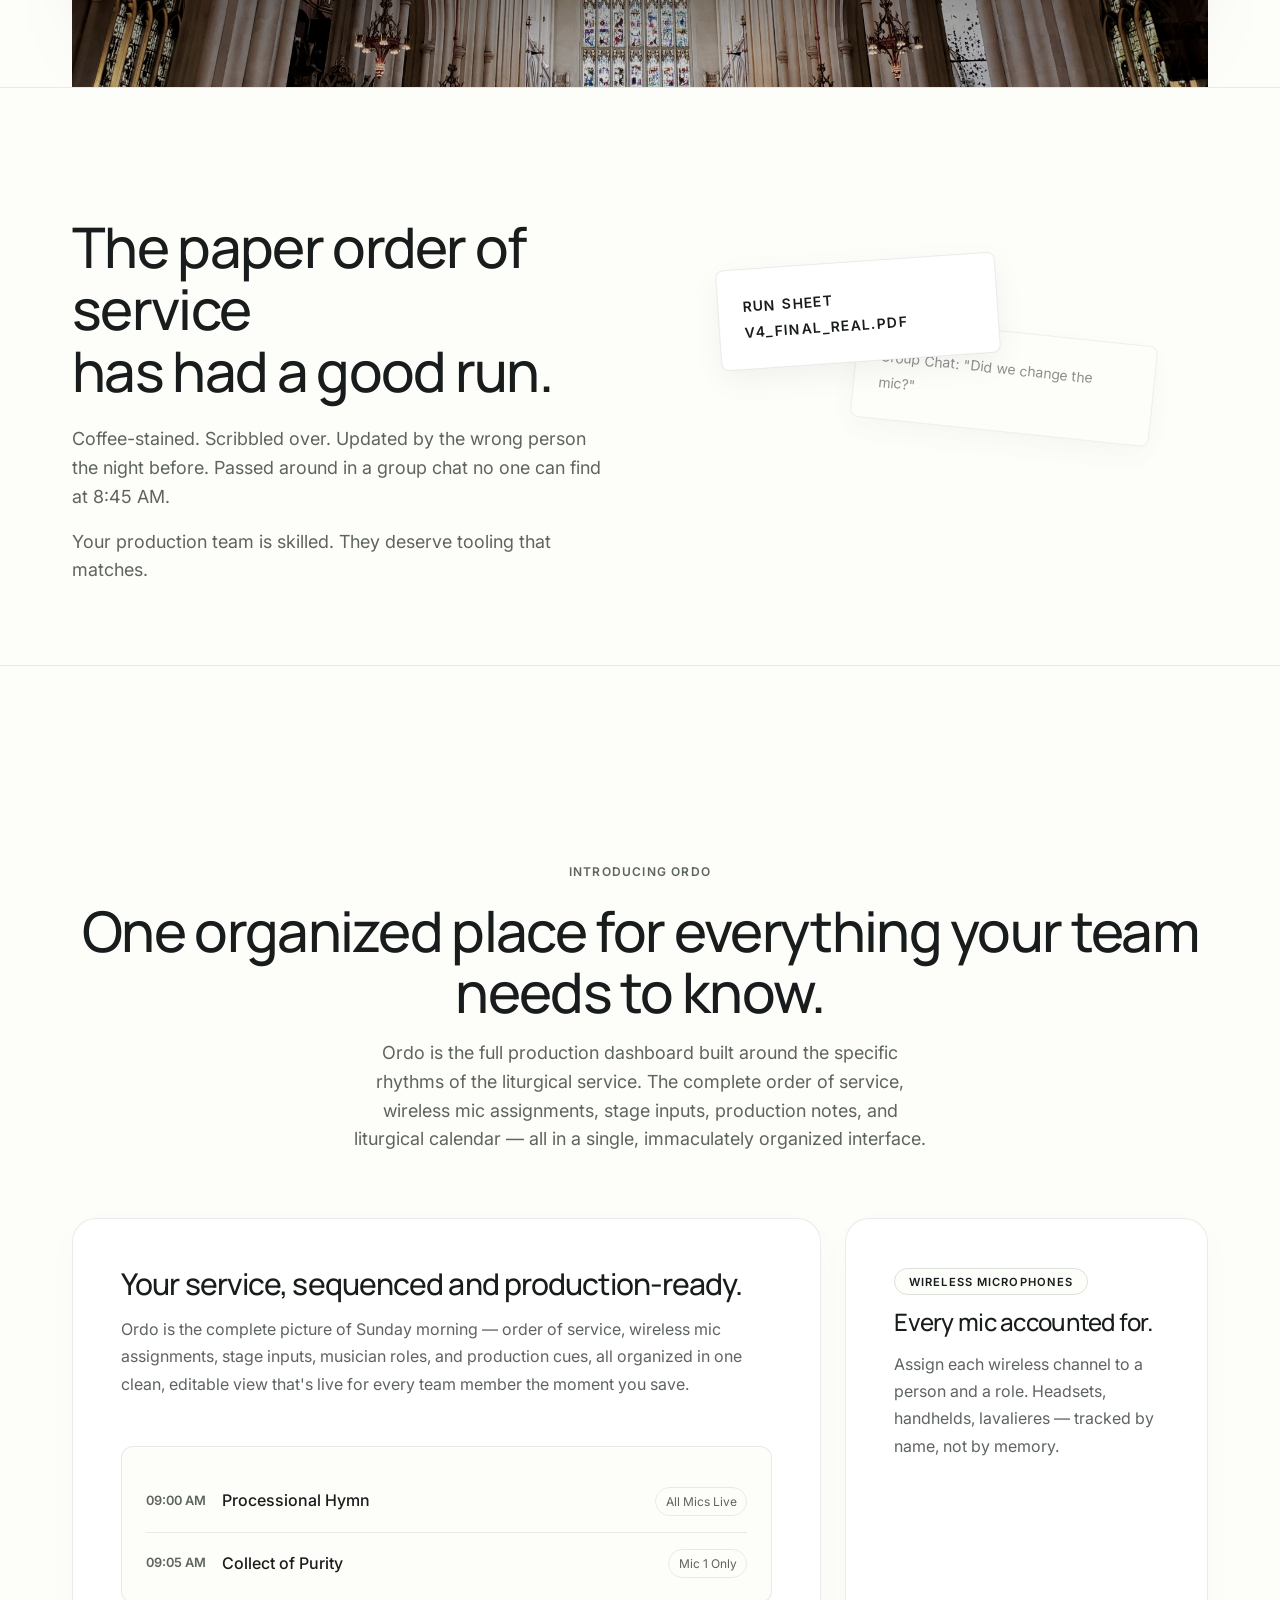
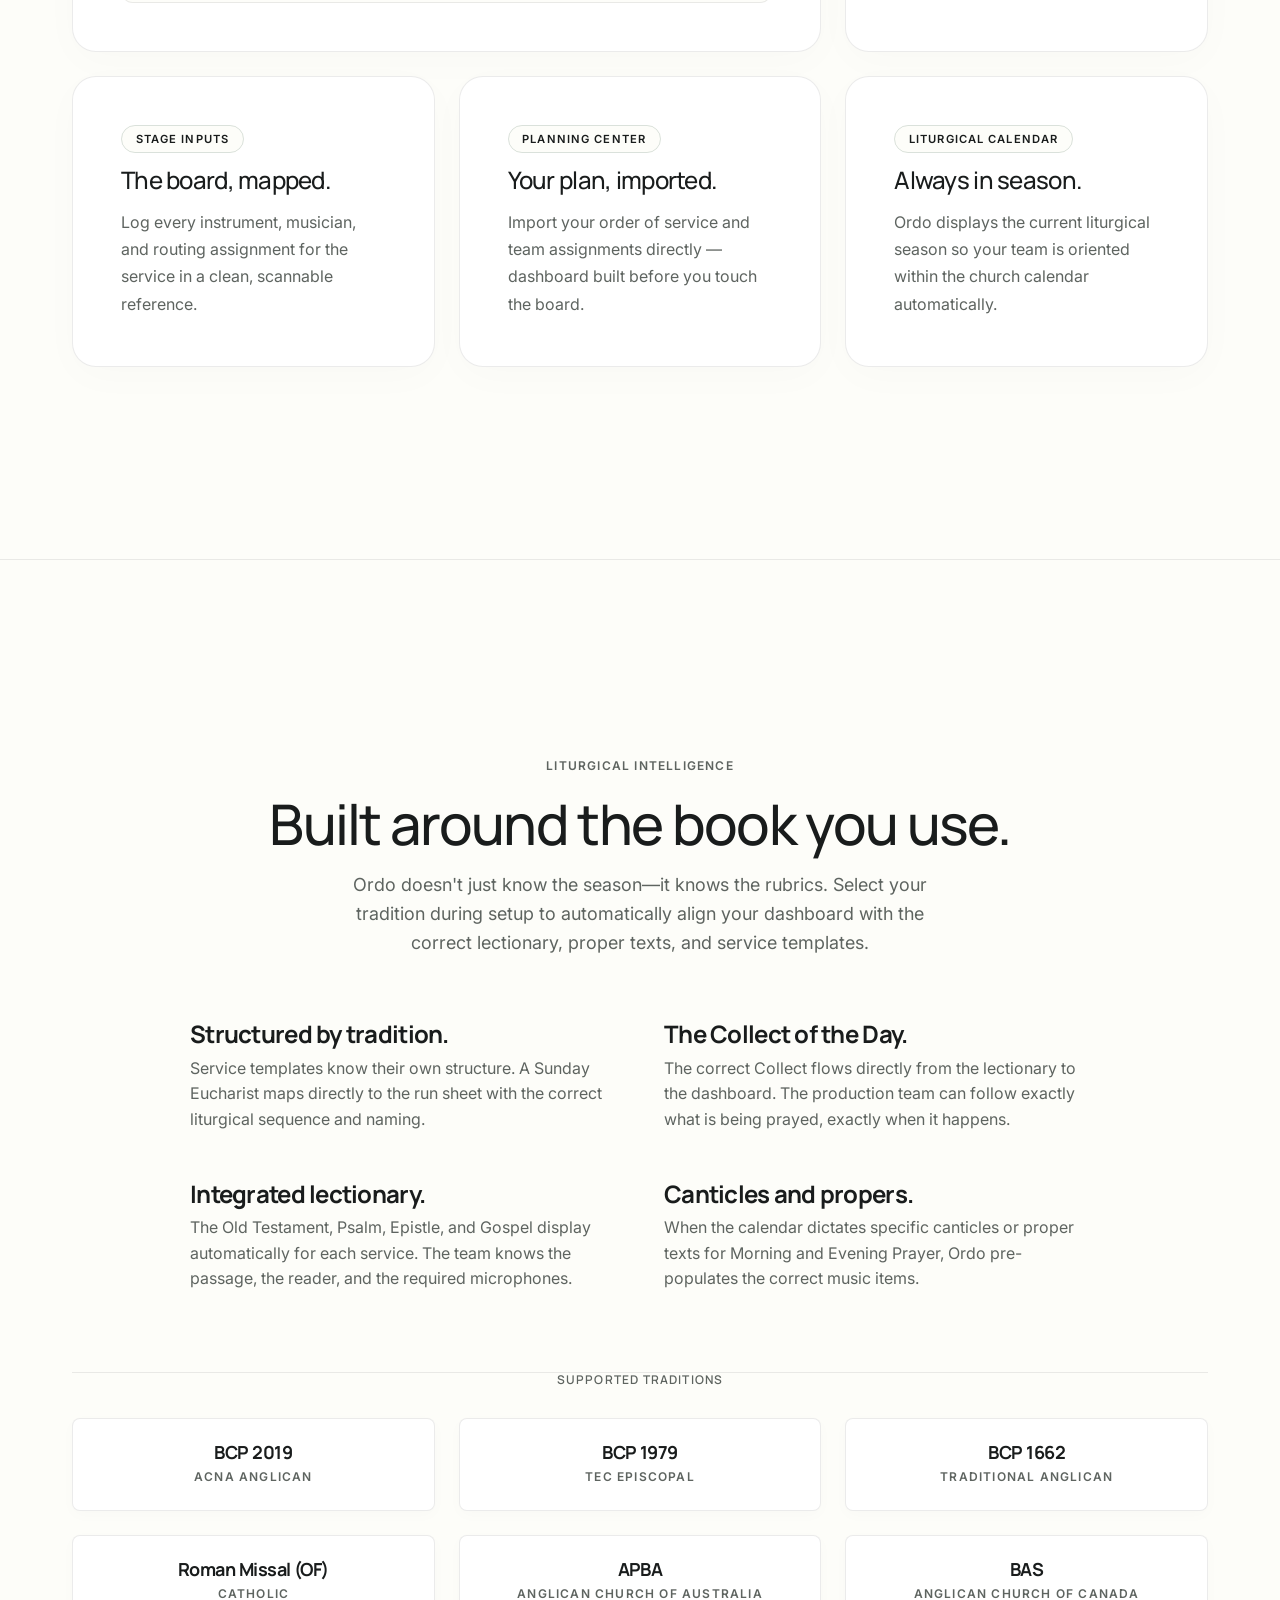
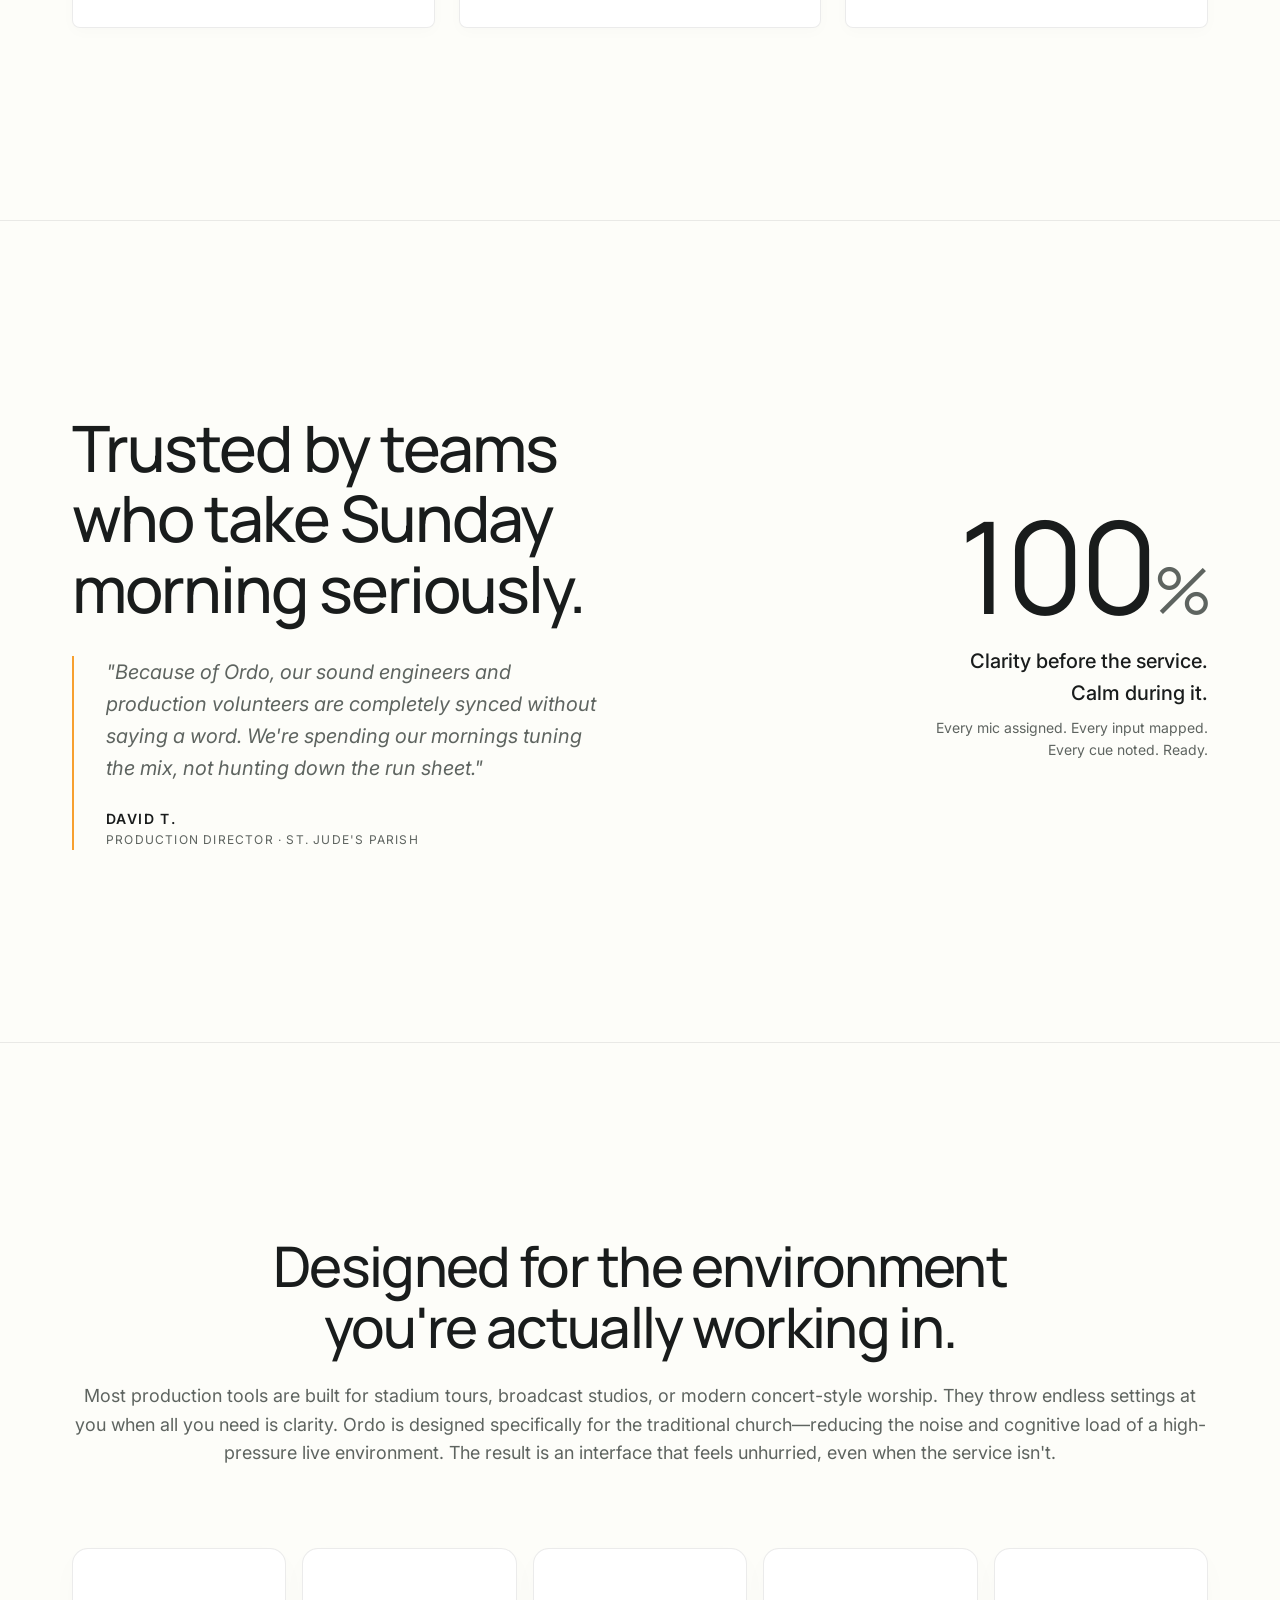
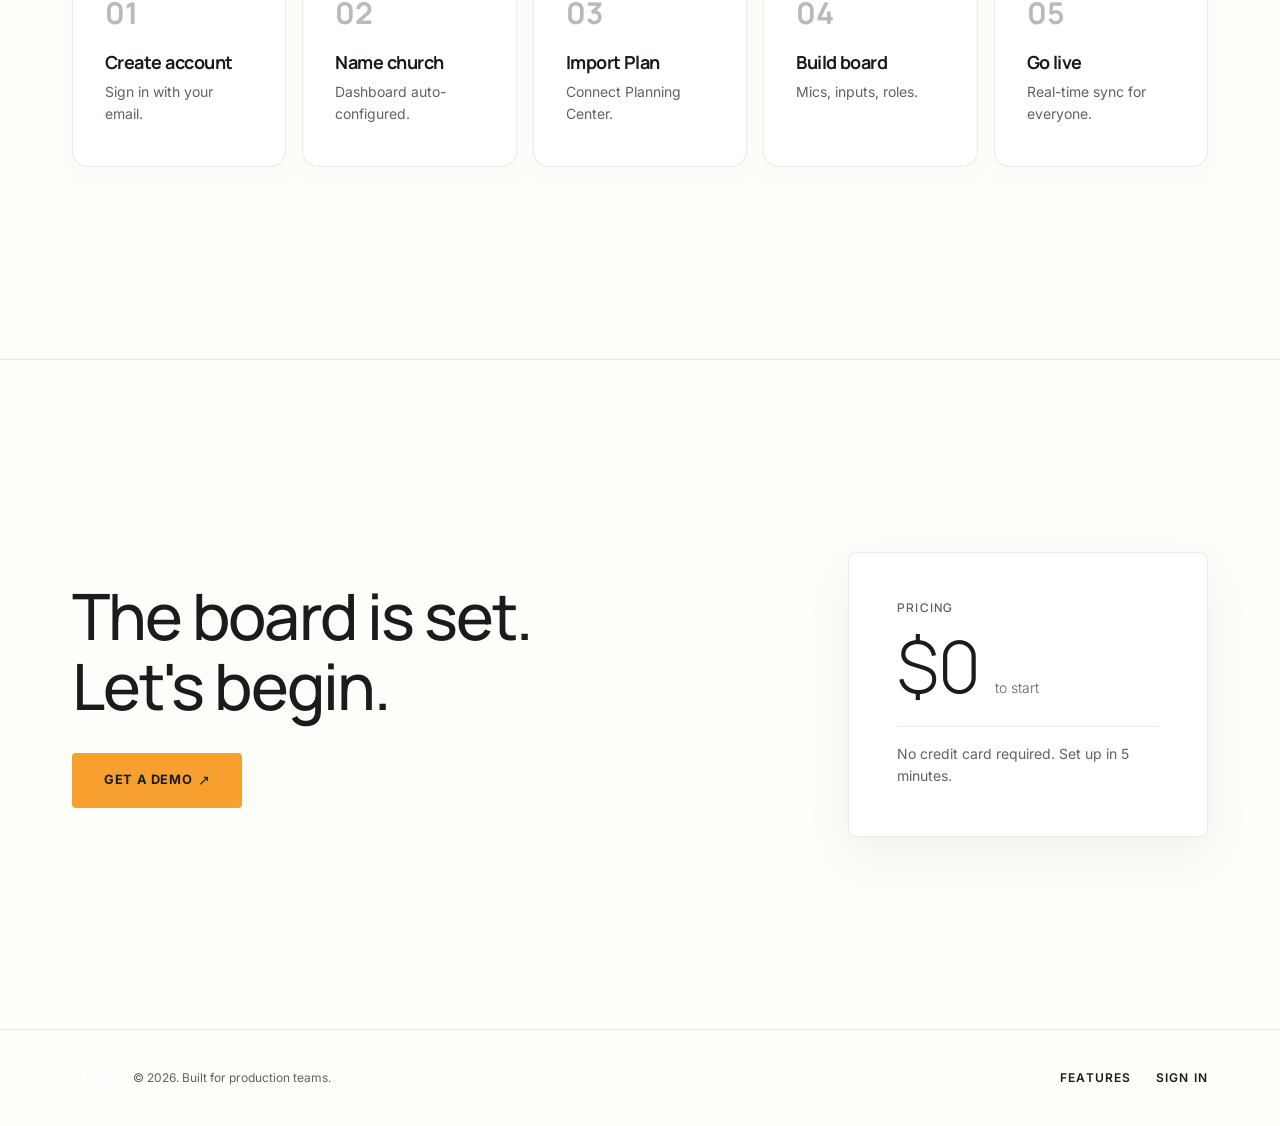
<file: Marketing/index.html>
<!DOCTYPE html>
<html lang="en">
<head>
    <meta charset="UTF-8">
    <meta name="viewport" content="width=device-width, initial-scale=1.0">
    <title>Ordo — The Full Production Dashboard for Liturgical Churches</title>
    <link rel="preconnect" href="https://fonts.googleapis.com">
    <link rel="preconnect" href="https://fonts.gstatic.com" crossorigin>
    <link href="https://fonts.googleapis.com/css2?family=Manrope:wght@300;400;500;600;700;800&family=Inter:wght@400;500;600&display=swap" rel="stylesheet">
    <link rel="stylesheet" href="styles.css">
</head>
<body class="theme-dark">

    <!-- NAVIGATION -->
    <nav class="nav-light">
        <div class="nav-container">
            <div class="flex items-center gap-2">
                <div class="logo text-dark">Ordo</div>
            </div>
            <div class="nav-links hidden-mobile">
                <a href="#features" class="text-dark font-semibold text-xs tracking-widest uppercase hover-opacity">Docs</a>
                <a href="#about" class="text-dark font-semibold text-xs tracking-widest uppercase hover-opacity">Blog</a>
            </div>
            <div class="nav-actions">
                <a href="#signin" class="text-dark font-semibold text-xs tracking-widest uppercase mr-4 hover-opacity">App</a>
                <a href="#getstarted" class="btn btn-accent btn-small px-6 py-2 rounded-sm text-xs font-bold tracking-widest uppercase">GET A DEMO</a>
            </div>
        </div>
    </nav>

    <!-- NEW LIGHT EDITORIAL HERO -->
    <section class="hero-section light-section pt-40 pb-0 relative overflow-hidden" style="padding-top: 12rem;">
        <!-- Liturgical Season Context (Red for Palm Sunday matching the mockup) -->
        <div class="liturgical-glow-container">
            <div class="liturgical-glow-red"></div>
        </div>
        <div class="container relative z-10">
            <div class="hero-split grid-2 gap-16 items-center">
                <div class="hero-left">
                    <h1 class="font-manrope text-dark leading-none tracking-tight font-medium" style="font-size: 5.5rem; letter-spacing: -0.06em; line-height: 1;">
                        The production<br>dashboard for<br>liturgical churches.
                    </h1>
                </div>
                <div class="hero-right flex flex-col justify-center pl-8 pt-4">
                    <p class="text-lg text-dark-muted mb-8 leading-relaxed font-body" style="font-size: 1.15rem;">
                        Ordo is the production dashboard built for liturgical church teams — full order of service, wireless mic assignments, stage inputs, production notes, and liturgical calendar, organized and ready before the first cue.
                    </p>
                    <div class="btn-group justify-start mt-8">
                        <a href="#getstarted" class="btn btn-accent">GET A DEMO <span class="arrow">↗</span></a>
                        <a href="#demo" class="btn btn-secondary">SIGN UP FOR FREE <span class="arrow">↗</span></a>
                    </div>
                </div>
            </div>

            <!-- Trusted By Band -->
            <div class="trusted-band mt-32 flex items-center justify-between pb-12" style="margin-top: 8rem; border-bottom: 1px solid rgba(0,0,0,0.08); padding-bottom: 3rem;">
                <span class="text-sm font-body text-dark-muted w-48 leading-tight font-medium">Trusted by the best<br>leading churches:</span>
                <div class="logos flex gap-12 text-2xl font-manrope font-bold text-dark-muted opacity-30 items-center justify-end flex-1" style="opacity: 0.3; justify-content: flex-end; gap: 3rem; font-size: 1.5rem; flex: 1; align-items: center; display: flex;">
                    <span>Christ Church</span>
                    <span>Grace Anglican</span>
                    <span>Holy Trinity</span>
                    <span>Redeemer</span>
                </div>
            </div>
            
            <!-- Dashboard Full-Bleed Graphic -->
            <div class="hero-graphic-bleed cathedral-bg mt-16 relative">
                <div class="cathedral-overlay"></div>
                <!-- Dashboard Mockup Graphic -->
                <div class="hero-mockup-wrapper fade-in-up relative z-10" style="max-width: 1000px; margin: 0 auto;">
                <div class="app-window mx-auto" style="box-shadow: 0 40px 100px rgba(0,0,0,0.5); border: 1px solid rgba(255,255,255,0.1);">
                    <div class="app-sidebar hidden-mobile">
                        <div class="app-sidebar-header">
                            <strong>Christ Church Anglican GR</strong>
                            <span class="text-xs mt-1 block tracking-widest text-dark-muted">SOUND PRODUCTION</span>
                        </div>
                        <div class="app-nav">
                            <div class="nav-item active">
                                <svg width="16" height="16" viewBox="0 0 24 24" fill="none" stroke="currentColor" stroke-width="2"><rect x="3" y="3" width="7" height="7"></rect><rect x="14" y="3" width="7" height="7"></rect><rect x="14" y="14" width="7" height="7"></rect><rect x="3" y="14" width="7" height="7"></rect></svg>
                                RUN SHEET
                            </div>
                        </div>
                        <div class="app-sidebar-footer">
                            <div class="nav-item"><svg width="16" height="16" viewBox="0 0 24 24" fill="none" stroke="currentColor" stroke-width="2"><circle cx="12" cy="12" r="3"></circle><path d="M19.4 15a1.65 1.65 0 0 0 .33 1.82l.06.06a2 2 0 0 1 0 2.83 2 2 0 0 1-2.83 0l-.06-.06a1.65 1.65 0 0 0-1.82-.33 1.65 1.65 0 0 0-1 1.51V21a2 2 0 0 1-2 2 2 2 0 0 1-2-2v-.09A1.65 1.65 0 0 0 9 19.4a1.65 1.65 0 0 0-1.82.33l-.06.06a2 2 0 0 1-2.83 0 2 2 0 0 1 0-2.83l.06-.06a1.65 1.65 0 0 0 .33-1.82 1.65 1.65 0 0 0-1.51-1H3a2 2 0 0 1-2-2 2 2 0 0 1 2-2h.09A1.65 1.65 0 0 0 4.6 9a1.65 1.65 0 0 0-.33-1.82l-.06-.06a2 2 0 0 1 0-2.83 2 2 0 0 1 2.83 0l.06.06a1.65 1.65 0 0 0 1.82.33H9a1.65 1.65 0 0 0 1-1.51V3a2 2 0 0 1 2-2 2 2 0 0 1 2 2v.09a1.65 1.65 0 0 0 1 1.51 1.65 1.65 0 0 0 1.82-.33l.06-.06a2 2 0 0 1 2.83 0 2 2 0 0 1 0 2.83l-.06.06a1.65 1.65 0 0 0-.33 1.82V9a1.65 1.65 0 0 0 1.51 1H21a2 2 0 0 1 2 2 2 2 0 0 1-2 2h-.09a1.65 1.65 0 0 0-1.51 1z"></path></svg> SETTINGS</div>
                            <div class="nav-item"><svg width="16" height="16" viewBox="0 0 24 24" fill="none" stroke="currentColor" stroke-width="2"><rect x="3" y="11" width="18" height="11" rx="2" ry="2"></rect><path d="M7 11V7a5 5 0 0 1 10 0v4"></path></svg> LOCK</div>
                        </div>
                    </div>
                    <div class="app-main">
                        <div class="app-header">
                            <div class="header-title">SOUND PRODUCTION</div>
                            <div class="header-meta hidden-mobile">
                                MARCH 29, 2026<span style="margin: 0 0.75rem;">·</span>8:37 PM<span style="margin: 0 0.75rem;">·</span><span class="dot-red"></span> PALM SUNDAY
                            </div>
                            <div class="header-action">Edit</div>
                        </div>
                        <div class="app-content">
                            <div class="content-section">
                                <div class="section-label">WIRELESS MICROPHONES</div>
                                <div class="mic-grid">
                                    <div class="mic-card">
                                        <div class="mic-card-header">HEADSET 1 · CLERGY</div>
                                        <div class="mic-line"></div>
                                    </div>
                                    <div class="mic-card">
                                        <div class="mic-card-header">HEADSET 2 · CLERGY</div>
                                        <div class="mic-line"></div>
                                    </div>
                                    <div class="mic-card">
                                        <div class="mic-card-header">WIRELESS 1 · PODIUM</div>
                                        <div class="mic-line"></div>
                                    </div>
                                    <div class="mic-card">
                                        <div class="mic-card-header">WIRELESS 2 · ANNOUNCEMENTS</div>
                                        <div class="mic-line"></div>
                                    </div>
                                </div>
                            </div>
                            <div class="content-section hidden-mobile">
                                <div class="section-label">STAGE INPUTS — 7 INPUTS</div>
                                <div class="input-table">
                                     <div class="input-row header">
                                         <span>INPUT</span><span>LOCATION</span><span>INSTRUMENT / ROLE</span><span>MUSICIAN</span><span>ROUTING</span>
                                     </div>
                                     <div class="input-row">
                                         <span class="input-num">01</span>
                                         <div class="input-cell-box uppercase">PIANO</div>
                                         <div class="input-cell-box font-semibold">Lead Vocals</div>
                                         <div class="input-cell-box italic text-dark-muted">Unassigned</div>
                                         <div class="input-cell-box">—</div>
                                     </div>
                                     <div class="input-row">
                                         <span class="input-num">02</span>
                                         <div class="input-cell-box uppercase">STAGE LEFT</div>
                                         <div class="input-cell-box italic text-dark-muted">Not set</div>
                                         <div class="input-cell-box italic text-dark-muted">Unassigned</div>
                                         <div class="input-cell-box">—</div>
                                     </div>
                                </div>
                            </div>
                        </div>
                    </div>
                </div>
            </div>
        </div>
    </section>

    <!-- PROBLEM SECTION -->
    <section class="problem-section light-section border-top section-padding override-bottom-padding">
        <div class="container relative z-10">
            <div class="grid-2 gap-12 items-center">
                <div>
                    <h2 class="font-manrope text-dark tracking-tight leading-tight" style="font-size: 3.5rem;">The paper order of service<br>has had a good run.</h2>
                    <p class="text-lg text-dark-muted mt-6 max-w-lg">
                        Coffee-stained. Scribbled over. Updated by the wrong person the night before. Passed around in a group chat no one can find at 8:45 AM.
                    </p>
                    <p class="text-lg text-dark-muted mt-4 max-w-lg">
                        Your production team is skilled. They deserve tooling that matches.
                    </p>
                </div>
                <div class="problem-visuals hidden-mobile">
                    <div class="visual-box visual-box-1" style="background: #ffffff; color: var(--text-dark); border: 1px solid var(--bg-light-border); box-shadow: 0 10px 30px rgba(0,0,0,0.05); padding: 1.5rem; border-radius: 8px;">
                        <span class="font-semibold text-sm tracking-widest uppercase">Run Sheet v4_FINAL_real.pdf</span>
                    </div>
                    <div class="visual-box visual-box-2" style="background: #fdfdf9; color: var(--text-dark-muted); border: 1px solid var(--bg-light-border); box-shadow: 0 10px 30px rgba(0,0,0,0.05); padding: 1.5rem; border-radius: 8px;">
                        <span class="text-sm">Group Chat: "Did we change the mic?"</span>
                    </div>
                </div>
            </div>
        </div>
    </section>

    <!-- LIGHT SECTION: BENTO GRID (FEATURES) -->
    <section id="features" class="bento-section light-section border-top section-padding-xl">
        <div class="container">
            <div class="text-center mb-16">
                <span class="text-xs font-semibold tracking-widest uppercase text-dark-muted">Introducing Ordo</span>
                <h2 class="font-manrope text-dark mt-4 tracking-tight leading-tight" style="font-size: 3.5rem;">One organized place for everything your team needs to know.</h2>
                <p class="text-lg text-dark-muted mt-4 mx-auto max-w-lg">
                    Ordo is the full production dashboard built around the specific rhythms of the liturgical service. The complete order of service, wireless mic assignments, stage inputs, production notes, and liturgical calendar — all in a single, immaculately organized interface.
                </p>
            </div>

            <div class="bento-grid">
                <!-- Large Card -->
                <div class="bento-col-span-2 bento-card-light">
                    <div class="bento-content">
                        <h3 class="font-manrope text-dark tracking-tight text-3xl">Your service, sequenced and production-ready.</h3>
                        <p>Ordo is the complete picture of Sunday morning — order of service, wireless mic assignments, stage inputs, musician roles, and production cues, all organized in one clean, editable view that's live for every team member the moment you save.</p>
                    </div>
                    <div class="bento-graphic graphic-bottom">
                         <div class="mockup-row-ui">
                             <span class="tag">09:00 AM</span>
                             <span class="title">Processional Hymn</span>
                             <span class="tag-outline">All Mics Live</span>
                         </div>
                         <div class="mockup-row-ui">
                             <span class="tag">09:05 AM</span>
                             <span class="title">Collect of Purity</span>
                             <span class="tag-outline">Mic 1 Only</span>
                         </div>
                    </div>
                </div>

                <!-- Small Cards -->
                <div class="bento-card-light">
                    <div class="bento-content">
                        <span class="badge-accent">Wireless Microphones</span>
                        <h3 class="font-manrope text-dark tracking-tight text-2xl mt-4">Every mic accounted for.</h3>
                        <p>Assign each wireless channel to a person and a role. Headsets, handhelds, lavalieres — tracked by name, not by memory.</p>
                    </div>
                </div>

                <div class="bento-card-light">
                    <div class="bento-content">
                        <span class="badge-accent">Stage Inputs</span>
                        <h3 class="font-manrope text-dark tracking-tight text-2xl mt-4">The board, mapped.</h3>
                        <p>Log every instrument, musician, and routing assignment for the service in a clean, scannable reference.</p>
                    </div>
                </div>

                 <div class="bento-card-light">
                    <div class="bento-content">
                        <span class="badge-accent">Planning Center</span>
                        <h3 class="font-manrope text-dark tracking-tight text-2xl mt-4">Your plan, imported.</h3>
                        <p>Import your order of service and team assignments directly — dashboard built before you touch the board.</p>
                    </div>
                </div>

                 <div class="bento-card-light">
                    <div class="bento-content">
                        <span class="badge-accent">Liturgical Calendar</span>
                        <h3 class="font-manrope text-dark tracking-tight text-2xl mt-4">Always in season.</h3>
                        <p>Ordo displays the current liturgical season so your team is oriented within the church calendar automatically.</p>
                    </div>
                </div>
            </div>
        </div>
    </section>

    <!-- LIGHT SECTION: PRAYER BOOK INTEGRATION -->
    <section id="prayer-book" class="liturgy-section light-section border-top section-padding-xl relative overflow-hidden">
        <div class="container">
            <div class="text-center mb-16">
                <span class="text-xs font-semibold tracking-widest uppercase text-dark-muted">Liturgical Intelligence</span>
                <h2 class="font-manrope text-dark mt-4 tracking-tight leading-tight" style="font-size: 3.5rem;">Built around the book you use.</h2>
                <p class="text-lg text-dark-muted mt-4 mx-auto max-w-lg">
                    Ordo doesn't just know the season—it knows the rubrics. Select your tradition during setup to automatically align your dashboard with the correct lectionary, proper texts, and service templates.
                </p>
            </div>

            <!-- 2x2 Feature Grid -->
            <div class="grid-2 gap-12 mt-16 mx-auto" style="max-width: 900px;">
                <div class="flex flex-col">
                    <h4 class="font-manrope text-dark tracking-tight text-2xl font-bold">Structured by tradition.</h4>
                    <p class="text-dark-muted mt-2">Service templates know their own structure. A Sunday Eucharist maps directly to the run sheet with the correct liturgical sequence and naming.</p>
                </div>
                <div class="flex flex-col">
                    <h4 class="font-manrope text-dark tracking-tight text-2xl font-bold">The Collect of the Day.</h4>
                    <p class="text-dark-muted mt-2">The correct Collect flows directly from the lectionary to the dashboard. The production team can follow exactly what is being prayed, exactly when it happens.</p>
                </div>
                <div class="flex flex-col">
                    <h4 class="font-manrope text-dark tracking-tight text-2xl font-bold">Integrated lectionary.</h4>
                    <p class="text-dark-muted mt-2">The Old Testament, Psalm, Epistle, and Gospel display automatically for each service. The team knows the passage, the reader, and the required microphones.</p>
                </div>
                <div class="flex flex-col">
                    <h4 class="font-manrope text-dark tracking-tight text-2xl font-bold">Canticles and propers.</h4>
                    <p class="text-dark-muted mt-2">When the calendar dictates specific canticles or proper texts for Morning and Evening Prayer, Ordo pre-populates the correct music items.</p>
                </div>
            </div>

            <!-- Supported Traditions Table -->
            <div class="mt-20 pt-16 border-top">
                <h4 class="text-xs font-semibold tracking-widest uppercase text-dark-muted mb-8 text-center text-dark">Supported Traditions</h4>
                <div class="grid-3 text-center">
                    
                    <div style="background: #ffffff; border: 1px solid var(--bg-light-border); padding: 1.5rem; border-radius: 8px; box-shadow: 0 4px 15px rgba(0,0,0,0.02);">
                        <h4 class="font-bold text-dark text-lg tracking-tight">BCP 2019</h4>
                        <p class="text-xs uppercase tracking-widest text-dark-muted mt-1 font-semibold">ACNA Anglican</p>
                    </div>
                    
                    <div style="background: #ffffff; border: 1px solid var(--bg-light-border); padding: 1.5rem; border-radius: 8px; box-shadow: 0 4px 15px rgba(0,0,0,0.02);">
                        <h4 class="font-bold text-dark text-lg tracking-tight">BCP 1979</h4>
                        <p class="text-xs uppercase tracking-widest text-dark-muted mt-1 font-semibold">TEC Episcopal</p>
                    </div>
                    
                    <div style="background: #ffffff; border: 1px solid var(--bg-light-border); padding: 1.5rem; border-radius: 8px; box-shadow: 0 4px 15px rgba(0,0,0,0.02);">
                        <h4 class="font-bold text-dark text-lg tracking-tight">BCP 1662</h4>
                        <p class="text-xs uppercase tracking-widest text-dark-muted mt-1 font-semibold">Traditional Anglican</p>
                    </div>

                    <div style="background: #ffffff; border: 1px solid var(--bg-light-border); padding: 1.5rem; border-radius: 8px; box-shadow: 0 4px 15px rgba(0,0,0,0.02);">
                        <h4 class="font-bold text-dark text-lg tracking-tight">Roman Missal (OF)</h4>
                        <p class="text-xs uppercase tracking-widest text-dark-muted mt-1 font-semibold">Catholic</p>
                    </div>

                    <div style="background: #ffffff; border: 1px solid var(--bg-light-border); padding: 1.5rem; border-radius: 8px; box-shadow: 0 4px 15px rgba(0,0,0,0.02);">
                        <h4 class="font-bold text-dark text-lg tracking-tight">APBA</h4>
                        <p class="text-xs uppercase tracking-widest text-dark-muted mt-1 font-semibold">Anglican Church of Australia</p>
                    </div>

                    <div style="background: #ffffff; border: 1px solid var(--bg-light-border); padding: 1.5rem; border-radius: 8px; box-shadow: 0 4px 15px rgba(0,0,0,0.02);">
                        <h4 class="font-bold text-dark text-lg tracking-tight">BAS</h4>
                        <p class="text-xs uppercase tracking-widest text-dark-muted mt-1 font-semibold">Anglican Church of Canada</p>
                    </div>
                    
                </div>
            </div>
            
        </div>
    </section>

    <!-- LIGHT SECTION: Huge Number & Social Proof -->
    <section class="social-proof-section light-section border-top section-padding-xl">
        <div class="container">
            <div class="grid-2 gap-16 items-center flex-mobile-reverse">
                <div>
                    <h2 class="font-manrope text-dark tracking-tight leading-tight" style="font-size: 4rem;">Trusted by teams who take Sunday morning seriously.</h2>
                    <div class="testimonial-dark-quote mt-8" style="border-left-color: var(--accent);">
                        <p class="text-xl text-dark-muted italic">"Because of Ordo, our sound engineers and production volunteers are completely synced without saying a word. We're spending our mornings tuning the mix, not hunting down the run sheet."</p>
                        <div class="mt-6 font-semibold text-dark tracking-widest text-sm uppercase">David T.</div>
                        <div class="text-xs text-dark-muted uppercase tracking-widest">Production Director &middot; St. Jude's Parish</div>
                    </div>
                </div>
                <div class="huge-number-wrapper text-right-desktop">
                    <div class="font-manrope text-dark tracking-tight leading-none" style="font-size: 8rem;">100<span class="text-dark-muted" style="font-size: 4rem;">%</span></div>
                    <p class="text-xl font-medium mt-4 text-dark">Clarity before the service.<br>Calm during it.</p>
                    <p class="text-sm text-dark-muted mt-2">Every mic assigned. Every input mapped.<br>Every cue noted. Ready.</p>
                </div>
            </div>
        </div>
    </section>

    <!-- LIGHT SECTION: TECH / HOW IT WORKS -->
    <section id="how-it-works" class="tech-section light-section border-top section-padding-xl relative overflow-hidden">
        <div class="container relative z-10 text-center">
            <h2 class="font-manrope text-dark tracking-tight leading-tight" style="font-size: 3.5rem;">Designed for the environment<br>you're actually working in.</h2>
            <p class="text-lg text-dark-muted mt-6 max-w-xl mx-auto">
                Most production tools are built for stadium tours, broadcast studios, or modern concert-style worship. They throw endless settings at you when all you need is clarity. Ordo is designed specifically for the traditional church—reducing the noise and cognitive load of a high-pressure live environment. The result is an interface that feels unhurried, even when the service isn't.
            </p>

            <div class="setup-grid mt-20">
                <div class="setup-step text-left" style="background: #ffffff; border: 1px solid var(--bg-light-border); box-shadow: 0 10px 30px rgba(0,0,0,0.02);">
                    <div class="font-manrope text-dark opacity-30 text-3xl font-bold">01</div>
                    <h4 class="text-dark mt-4 font-bold text-lg tracking-tight">Create account</h4>
                    <p class="text-sm text-dark-muted mt-2">Sign in with your email.</p>
                </div>
                <div class="setup-step text-left" style="background: #ffffff; border: 1px solid var(--bg-light-border); box-shadow: 0 10px 30px rgba(0,0,0,0.02);">
                    <div class="font-manrope text-dark opacity-30 text-3xl font-bold">02</div>
                    <h4 class="text-dark mt-4 font-bold text-lg tracking-tight">Name church</h4>
                    <p class="text-sm text-dark-muted mt-2">Dashboard auto-configured.</p>
                </div>
                <div class="setup-step text-left" style="background: #ffffff; border: 1px solid var(--bg-light-border); box-shadow: 0 10px 30px rgba(0,0,0,0.02);">
                    <div class="font-manrope text-dark opacity-30 text-3xl font-bold">03</div>
                    <h4 class="text-dark mt-4 font-bold text-lg tracking-tight">Import Plan</h4>
                    <p class="text-sm text-dark-muted mt-2">Connect Planning Center.</p>
                </div>
                <div class="setup-step text-left" style="background: #ffffff; border: 1px solid var(--bg-light-border); box-shadow: 0 10px 30px rgba(0,0,0,0.02);">
                    <div class="font-manrope text-dark opacity-30 text-3xl font-bold">04</div>
                    <h4 class="text-dark mt-4 font-bold text-lg tracking-tight">Build board</h4>
                    <p class="text-sm text-dark-muted mt-2">Mics, inputs, roles.</p>
                </div>
                 <div class="setup-step text-left" style="background: #ffffff; border: 1px solid var(--bg-light-border); box-shadow: 0 10px 30px rgba(0,0,0,0.02);">
                    <div class="font-manrope text-dark opacity-30 text-3xl font-bold">05</div>
                    <h4 class="text-dark mt-4 font-bold text-lg tracking-tight">Go live</h4>
                    <p class="text-sm text-dark-muted mt-2">Real-time sync for everyone.</p>
                </div>
            </div>
        </div>
    </section>

    <!-- FOOTER CTA -->
    <section class="footer-cta-section light-section border-top section-padding-xl relative overflow-hidden">
        <div class="container relative z-10 grid-2 gap-12 items-center">
            <div>
                <h1 class="font-manrope text-dark tracking-tight leading-tight font-medium" style="font-size: 4rem;">The board is set.<br>Let's begin.</h1>
                <div class="btn-group mt-8 justify-start">
                    <a href="#getstarted" class="btn btn-accent">GET A DEMO <span class="arrow">↗</span></a>
                </div>
            </div>
            
            <div class="pricing-cards ml-auto">
                <div class="text-left" style="background: #ffffff; border: 1px solid var(--bg-light-border); padding: 3rem; border-radius: 8px; box-shadow: 0 20px 50px rgba(0,0,0,0.05);">
                    <h4 class="text-dark-muted text-xs uppercase tracking-widest font-semibold">Pricing</h4>
                    <div class="font-manrope text-dark mt-4 leading-none" style="font-size: 4.5rem; font-weight: 300;">$0 <span class="text-sm text-dark-muted font-body">to start</span></div>
                    <p class="text-sm text-dark-muted mt-6 border-top pt-4">No credit card required. Set up in 5 minutes.</p>
                </div>
            </div>
        </div>
    </section>

    <footer class="light-footer border-top">
        <div class="container py-8 flex justify-between items-center footer-mobile-stack">
            <div class="flex items-center gap-4">
                <div class="logo text-lg text-dark">Ordo</div>
                <div class="text-xs text-dark-muted">&copy; 2026. Built for production teams.</div>
            </div>
            <div class="flex gap-6 text-xs text-dark font-semibold tracking-widest uppercase">
                <a href="#features" class="text-dark text-decoration-none hover-opacity">Features</a>
                <a href="#signin" class="text-dark text-decoration-none hover-opacity">Sign in</a>
            </div>
        </div>
    </footer>

    <script>
        // Intersection observer for fading
        const observerOptions = { root: null, rootMargin: '0px', threshold: 0.1 };
        const observer = new IntersectionObserver((entries, observer) => {
            entries.forEach(entry => {
                if (entry.isIntersecting) {
                    entry.target.classList.add('visible');
                    observer.unobserve(entry.target);
                }
            });
        }, observerOptions);

        document.querySelectorAll('.fade-in-up').forEach((el) => observer.observe(el));
    </script>
</body>
</html>
</file>
<file: styles.css>
:root {
  --bg-dark: #191c1c; 
  --bg-light: #fdfdf9; /* creamy off-white like the reference */
  --bg-light-elem: #ffffff;
  --bg-light-border: rgba(0,0,0,0.08);

  --text-white: #ffffff;
  --text-muted: rgba(0,0,0,0.5);
  --text-dark: #191c1c;
  --text-dark-muted: #5e6460;

  --accent: #f7a030; /* Vibrant mustard matching reference */
  --accent-dark: #15422e; 
  
  --font-heading: 'Manrope', sans-serif;
  --font-body: 'Inter', sans-serif;
}

* { margin: 0; padding: 0; box-sizing: border-box; }
html { scroll-behavior: smooth; }

body {
  font-family: var(--font-body);
  line-height: 1.6;
  -webkit-font-smoothing: antialiased;
  background-color: var(--bg-light);
  color: var(--text-dark);
}

/* Typography Overrides */
h1, h2, h3, h4 {
  font-family: var(--font-heading);
  font-weight: 500;
  letter-spacing: -0.04em;
  line-height: 1.1;
}

h1 { letter-spacing: -0.06em; line-height: 1; }
h2 { font-size: 3.5rem; letter-spacing: -0.05em; line-height: 1.05; }
h3 { letter-spacing: -0.03em; }

.text-white { color: var(--text-white); }
.text-muted { color: var(--text-muted); }
.text-dark { color: var(--text-dark); }
.text-dark-muted { color: var(--text-dark-muted); }

.uppercase { text-transform: uppercase; }
.tracking-widest { letter-spacing: 0.1em; }
.tracking-wide { letter-spacing: 0.05em; }
.tracking-tight { letter-spacing: -0.03em; }
.tracking-tighter { letter-spacing: -0.05em; }
.leading-none { line-height: 1 !important; }
.leading-tight { line-height: 1.1 !important; }
.leading-snug { line-height: 1.25 !important; }
.leading-relaxed { line-height: 1.6 !important; }
.font-bold { font-weight: 700; }
.font-semibold { font-weight: 600; }
.font-medium { font-weight: 500; }
.font-light { font-weight: 300; }
.font-body { font-family: var(--font-body); }
.font-manrope { font-family: var(--font-heading) !important; }
.text-sm { font-size: 0.875rem; }
.text-xs { font-size: 0.75rem; }
.text-lg { font-size: 1.125rem; }
.text-xl { font-size: 1.25rem; }
.text-2xl { font-size: 1.5rem; }
.text-3xl { font-size: 1.875rem; }
.text-4xl { font-size: 2.25rem; }
.text-5xl { font-size: 3.5rem; }
.text-decoration-none { text-decoration: none; }

/* Utilities */
.container { max-width: 1200px; margin: 0 auto; padding: 0 2rem; }
.text-center { text-align: center; }
.text-left { text-align: left; }
.mx-auto { margin-left: auto; margin-right: auto; }
.mt-1 { margin-top: 0.25rem; }
.mt-2 { margin-top: 0.5rem; }
.mt-4 { margin-top: 1rem; }
.mt-6 { margin-top: 1.5rem; }
.mt-8 { margin-top: 2rem; }
.mt-10 { margin-top: 2.5rem; }
.mt-16 { margin-top: 4rem; }
.mt-20 { margin-top: 5rem; }
.mb-6 { margin-bottom: 1.5rem; }
.mb-8 { margin-bottom: 2rem; }
.mb-16 { margin-bottom: 4rem; }
.pt-4 { padding-top: 1rem; }
.pl-8 { padding-left: 2rem; }
.px-6 { padding-left: 1.5rem; padding-right: 1.5rem; }
.px-8 { padding-left: 2rem; padding-right: 2rem; }
.py-2 { padding-top: 0.5rem; padding-bottom: 0.5rem; }
.py-4 { padding-top: 1rem; padding-bottom: 1rem; }
.py-8 { padding-top: 2rem; padding-bottom: 2rem; }
.p-8 { padding: 2rem; }
.ml-auto { margin-left: auto; }
.opacity-30 { opacity: 0.3; }
.mt-32 { margin-top: 8rem; }

.max-w-lg { max-width: 36rem; }
.w-full { width: 100%; }
.w-80 { width: 80%; }
.w-60 { width: 60%; }
.w-40 { width: 40%; }

.relative { position: relative; }
.z-10 { position: relative; z-index: 10; }
.overflow-hidden { overflow: hidden; }

.section-padding { padding: 8rem 0; }
.section-padding-xl { padding: 12rem 0; }
.override-bottom-padding { padding-bottom: 5rem; }

.flex { display: flex; }
.flex-col { flex-direction: column; }
.justify-center { justify-content: center; }
.justify-between { justify-content: space-between; }
.justify-start { justify-content: flex-start; }
.items-center { align-items: center; }
.gap-4 { gap: 1rem; }
.gap-6 { gap: 1.5rem; }
.gap-12 { gap: 3rem; }
.gap-16 { gap: 4rem; }

.grid-2 { display: grid; grid-template-columns: 1fr 1fr; }
.grid-3 { display: grid; grid-template-columns: repeat(3, 1fr); gap: 1.5rem; }

.dark-section { background-color: var(--bg-dark); color: var(--text-white); }
.light-section { background-color: var(--bg-light); color: var(--text-dark); }
.border-top { border-top: 1px solid var(--bg-light-border); }
.border-top-dark { border-top: 1px solid var(--bg-dark-border); }

/* Liturgical Ambient Glows */
.liturgical-glow-container { position: absolute; top: 0; left: 0; width: 100%; height: 100%; overflow: hidden; z-index: 0; pointer-events: none; }

@keyframes liturgical-breathe {
  0% { transform: scale(1) translate(0, 0); opacity: 0.7; }
  50% { transform: scale(1.2) translate(5%, 5%); opacity: 1; }
  100% { transform: scale(1) translate(0, 0); opacity: 0.7; }
}

.liturgical-glow-red { position: absolute; top: -20%; left: -10%; width: 900px; height: 900px; background: radial-gradient(circle, rgba(217, 61, 74, 0.45) 0%, rgba(217, 61, 74, 0.15) 40%, rgba(217, 61, 74, 0) 70%); filter: blur(100px); border-radius: 50%; animation: liturgical-breathe 6s ease-in-out infinite alternate; }
.liturgical-glow-purple { position: absolute; top: -20%; left: -10%; width: 900px; height: 900px; background: radial-gradient(circle, rgba(128, 0, 128, 0.35) 0%, rgba(128, 0, 128, 0.1) 40%, rgba(128, 0, 128, 0) 70%); filter: blur(100px); border-radius: 50%; animation: liturgical-breathe 6s ease-in-out infinite alternate; }
.liturgical-glow-green { position: absolute; top: -20%; left: -10%; width: 900px; height: 900px; background: radial-gradient(circle, rgba(21, 66, 46, 0.4) 0%, rgba(21, 66, 46, 0.12) 40%, rgba(21, 66, 46, 0) 70%); filter: blur(100px); border-radius: 50%; animation: liturgical-breathe 6s ease-in-out infinite alternate; }
.liturgical-glow-white { position: absolute; top: -20%; left: -10%; width: 900px; height: 900px; background: radial-gradient(circle, rgba(255, 215, 0, 0.4) 0%, rgba(255, 215, 0, 0.15) 40%, rgba(255, 215, 0, 0) 70%); filter: blur(100px); border-radius: 50%; animation: liturgical-breathe 6s ease-in-out infinite alternate; }

/* Badges */
.pill-badge {
  display: inline-flex; align-items: center; gap: 0.5rem; padding: 0.6rem 1.2rem;
  border-radius: 100px; font-size: 0.85rem; font-weight: 500; font-family: var(--font-body);
  color: var(--text-white); background: rgba(255,255,255,0.03); 
  border: 1px solid rgba(255,255,255,0.1); margin-bottom: 2rem;
}
.icon-small { width: 14px; height: 14px; }
.label-text { font-family: var(--font-body); text-transform: uppercase; letter-spacing: 0.15em; font-size: 0.8rem; font-weight: 600; color: var(--accent-dark); }
.badge-accent {
  background: var(--bg-light); color: var(--text-dark); border: 1px solid rgba(21, 66, 46, 0.15);
  padding: 0.35rem 0.85rem; border-radius: 100px;
  font-size: 0.7rem; font-weight: 600; text-transform: uppercase; letter-spacing: 0.1em;
}

/* Nav */
.nav-light { position: absolute; top: 0; width: 100%; padding: 1.5rem 0; z-index: 100; border-bottom: 1px solid rgba(0,0,0,0.05); }
.nav-container { max-width: 1200px; margin: 0 auto; padding: 0 2rem; display: flex; justify-content: space-between; align-items: center; }
.logo { font-family: var(--font-heading); font-weight: 600; font-size: 1.25rem; letter-spacing: -0.02em; color: var(--text-white); }
.nav-links { display: flex; gap: 2rem; }
.nav-links a { color: var(--text-muted); text-decoration: none; font-size: 0.9rem; transition: color 0.2s; }
.nav-links a:hover, .hover-white:hover { color: var(--text-white); }
.hover-white { text-decoration: none; transition: 0.2s; }
.nav-actions { display: flex; gap: 1.5rem; align-items: center; }
.nav-link { color: var(--text-white); text-decoration: none; font-size: 0.9rem; }

/* Buttons */
.btn-group { display: flex; gap: 1rem; }
.btn {
  display: inline-flex; align-items: center; justify-content: center;
  cursor: pointer; text-decoration: none; transition: transform 0.2s ease, background 0.2s ease;
}
.btn:hover { transform: translateY(-1px); }
.btn-accent { background-color: var(--accent); color: #191c1c !important; padding: 1rem 2rem; font-weight: 700; font-size: 0.8rem; letter-spacing: 0.05em; border-radius: 4px; border: none; text-transform: uppercase; }
.btn-accent:hover { background-color: #e5932a; } 
.btn-secondary { background-color: rgba(0,0,0,0.06); color: #191c1c !important; padding: 1rem 2rem; font-weight: 700; font-size: 0.8rem; letter-spacing: 0.05em; border-radius: 4px; border: none; text-transform: uppercase; transition: 0.2s; }
.btn-secondary:hover { background-color: rgba(0,0,0,0.1); }
.arrow { font-family: system-ui, sans-serif; margin-left: 0.35rem; font-weight: 400; font-size: 1.1em; }
.btn-small { padding: 0.6rem 1.25rem; font-size: 0.85rem; }

.hero-section {
  position: relative;
  background: var(--bg-light);
}

.cathedral-bg {
  background-image: url('hero-bg.jpg'); /* The user's cathedral photo */
  background-size: cover;
  background-position: center 30%;
  padding: 8rem 2rem; /* Give the mockup massive breathing room inside the photo */
  margin-top: 4rem;
}
.cathedral-overlay {
  position: absolute;
  top: 0; left: 0; right: 0; bottom: 0;
  background: rgba(0, 0, 0, 0.15); /* Slight darkening so the white mockup pops */
}

/* Dashboard Mockup Component */
.hero-mockup-wrapper { position: relative; max-width: 950px; margin-left: auto; margin-right: auto; perspective: 1000px; }
.app-window {
  background: var(--bg-light-elem); /* White */
  border-radius: 8px 8px 0 0;
  overflow: hidden;
  display: flex;
  height: 520px;
  border-top: 1px solid var(--bg-light-border);
  border-left: 1px solid var(--bg-light-border);
  border-right: 1px solid var(--bg-light-border);
  box-shadow: 0 40px 100px -20px rgba(0,0,0,0.15);
  color: var(--text-dark);
  text-align: left;
  font-family: var(--font-body);
}

.app-sidebar {
  width: 260px;
  background: #f9f9f8;
  border-right: 1px solid rgba(21, 66, 46, 0.1);
  display: flex; flex-direction: column;
}
.app-sidebar-header { padding: 1.5rem; border-bottom: 1px solid rgba(21, 66, 46, 0.05); }
.app-sidebar-header strong { display: block; font-size: 1rem; color: var(--accent-dark); line-height: 1.2; font-weight: 700;}
.block { display: block; }
.italic { font-style: italic; }

.app-nav { padding: 1.5rem 1rem; flex: 1; }
.nav-item {
  display: flex; align-items: center; gap: 0.75rem; padding: 0.85rem 1rem;
  font-size: 0.8rem; font-weight: 700; color: var(--accent-dark); border-radius: 8px;
  letter-spacing: 0.05em; margin-bottom: 0.5rem;
}
.nav-item.active { background: #e6f6ee; } /* light sage matching draft */
.app-sidebar-footer { padding: 1rem; border-top: 1px solid rgba(21, 66, 46, 0.05); }

.app-main { flex: 1; background: #ffffff; display: flex; flex-direction: column; }
.app-header {
  padding: 1.5rem 2rem; border-bottom: 1px solid rgba(21, 66, 46, 0.05);
  display: flex; align-items: center; gap: 2rem;
}
.header-title { font-weight: 700; color: var(--accent-dark); letter-spacing: 0.05em; font-size: 0.95rem; }
.header-meta { display: flex; align-items: center; font-size: 0.75rem; color: var(--text-dark-muted); font-weight: 600; letter-spacing: 0.05em; text-transform: uppercase; }
.dot-red { width: 8px; height: 8px; background: #d93d4a; border-radius: 50%; display: inline-block; margin-right: 0.5rem; }
.header-action { margin-left: auto; font-size: 0.85rem; font-weight: 600; color: var(--accent-dark); }

.app-content { padding: 2rem; overflow-y: auto; }
.content-section { margin-bottom: 2.5rem; }
.section-label { display: flex; align-items: center; gap: 0.5rem; font-size: 0.75rem; font-weight: 700; color: var(--accent-dark); letter-spacing: 0.05em; margin-bottom: 1rem; }
.section-label::before { content: ''; width: 8px; height: 8px; background: var(--accent-dark); border-radius: 50%; }

.mic-grid { display: grid; grid-template-columns: 1fr 1fr; gap: 1rem; }
.mic-card {
  border: 1px solid rgba(21, 66, 46, 0.15); border-radius: 12px; padding: 1.25rem;
  background: #ffffff; box-shadow: 0 4px 12px rgba(0,0,0,0.02); height: 100px;
}
.mic-card-header { font-size: 0.75rem; font-weight: 700; color: var(--accent-dark); letter-spacing: 0.05em; display: flex; align-items: center; gap: 0.5rem; }
.mic-line { margin-top: 2rem; width: 24px; height: 2px; background: rgba(21, 66, 46, 0.3); }

.input-table { background: #f9f9f8; border-radius: 12px; padding: 1.5rem; }
.input-row { display: grid; grid-template-columns: 0.5fr 1fr 1.5fr 1.5fr 0.5fr; align-items: center; padding: 0.5rem 0; font-size: 0.75rem; }
.input-row.header { font-weight: 700; color: var(--accent-dark); letter-spacing: 0.05em; padding-bottom: 1rem; }
.input-num { font-weight: 800; color: var(--accent-dark); font-size: 0.95rem; }
.input-cell-box { background: #ffffff; padding: 0.6rem 1rem; border-radius: 6px; border: 1px solid rgba(21, 66, 46, 0.1); margin-right: 0.5rem; white-space: nowrap; overflow: hidden; text-overflow: ellipsis; }

/* Floating Cards (Disabled for app mockup clean view) */
.glass-card { display: none; }
.float-card { position: absolute; padding: 1.25rem; border-radius: 12px; animation: float 6s ease-in-out infinite; }
.float-left { left: -40px; top: 120px; animation-delay: 0s; }
.float-right { right: -60px; top: 220px; animation-delay: 3s; }

@keyframes float {
  0% { transform: translateY(0px); }
  50% { transform: translateY(-8px); } /* Slower, more restrained premium motion */
  100% { transform: translateY(0px); }
}

/* Problem Visuals */
.problem-visuals { position: relative; height: 350px; }
.visual-box { position: absolute; padding: 2rem; border-radius: 16px; font-size: 1rem; color: var(--text-white); }
.visual-box-1 {
  top: 10%; left: 10%; z-index: 2; width: 280px; transform: rotate(-4deg);
  background: rgba(20, 20, 20, 0.8); border: 1px solid rgba(255,255,255,0.05);
}
.visual-box-2 {
  top: 30%; left: 35%; z-index: 1; width: 300px; transform: rotate(6deg);
  background: rgba(30,30,30,0.6); border: 1px solid rgba(255,255,255,0.02); opacity: 0.7;
}
.has-glow .inner-glow { width: 100%; height: 100%; top: 0; left: 0; background: radial-gradient(circle, rgba(189,238,208,0.2) 0%, rgba(21,66,46,0) 60%); filter: blur(30px); }

/* Bento Grid */
.bento-grid { display: grid; grid-template-columns: repeat(3, 1fr); gap: 1.5rem; }
.bento-col-span-2 { grid-column: span 2; }
.bento-card-light {
  background: var(--bg-light-elem); border: 1px solid var(--bg-light-border);
  border-radius: 24px; padding: 3rem; display: flex; flex-direction: column;
  box-shadow: 0 10px 40px rgba(0,0,0,0.02); transition: transform 0.4s cubic-bezier(0.2, 0.8, 0.2, 1);
}
.bento-card-light:hover { transform: translateY(-5px); box-shadow: 0 20px 40px rgba(0,0,0,0.05); }
.bento-card-light p { color: var(--text-dark-muted); font-size: 1rem; margin-top: 1rem; line-height: 1.7; }
.bento-graphic { margin-top: 3rem; background: var(--bg-light); border: 1px solid var(--bg-light-border); border-radius: 12px; padding: 1.5rem; flex-grow: 1; display: flex; flex-direction: column; justify-content: center; }

.mockup-row-ui { display: flex; gap: 1rem; align-items: center; padding: 1rem 0; border-bottom: 1px solid var(--bg-light-border); }
.mockup-row-ui:last-child { border-bottom: none; padding-bottom: 0; }
.mockup-row-ui .tag { font-size: 0.8rem; font-weight: 600; font-family: var(--font-body); color: var(--text-dark-muted); }
.mockup-row-ui .title { flex: 1; font-weight: 500; font-family: var(--font-body); }
.mockup-row-ui .tag-outline { font-size: 0.75rem; padding: 0.25rem 0.6rem; border: 1px solid var(--bg-light-border); border-radius: 100px; color: var(--text-dark-muted); }

/* Social Proof */
.testimonial-dark-quote { border-left: 2px solid var(--accent-dark); padding-left: 2rem; }
.quote-text { font-family: var(--font-heading); font-size: 1.75rem; font-weight: 400; line-height: 1.4; color: var(--text-dark); letter-spacing: -0.02em; }
.huge-number { font-family: var(--font-heading); font-size: 8rem; font-weight: 300; line-height: 1; color: var(--text-dark); letter-spacing: -0.05em; }
.huge-number .percent { font-size: 4rem; color: var(--text-dark-muted); font-weight: 300; }
.text-right-desktop { text-align: right; }

/* Tech Grid */
.setup-grid { display: grid; grid-template-columns: repeat(5, 1fr); gap: 1rem; }
.setup-step { padding: 2.5rem 2rem; border: 1px solid var(--bg-dark-border); background: rgba(20,30,25,0.4); border-radius: 16px; transition: transform 0.3s; }
.setup-step:hover { transform: translateY(-5px); background: rgba(20,30,25,0.7); }
.step-num { font-family: var(--font-heading); font-size: 2rem; font-weight: 300; color: rgba(255,255,255,0.2); }

/* Pricing */
.pricing-cards { width: 360px; }
.pricing-card { padding: 3rem; border: 1px solid rgba(255,255,255,0.05); background: rgba(0,0,0,0.2); border-radius: 24px; backdrop-filter: blur(20px); }
.pricing-val { font-family: var(--font-heading); font-size: 4.5rem; font-weight: 300; line-height: 1; color: var(--text-white); }

/* Animations */
.fade-in-up { opacity: 0; transform: translateY(30px); transition: opacity 0.8s cubic-bezier(0.25, 1, 0.5, 1), transform 0.8s cubic-bezier(0.25, 1, 0.5, 1); }
.fade-in-up.visible { opacity: 1; transform: translateY(0); }

/* Mobile logic */
@media (max-width: 1024px) {
  .grid-2, .grid-3, .bento-grid, .setup-grid { grid-template-columns: 1fr; }
  .bento-col-span-2 { grid-column: span 1; }
  .text-right-desktop { text-align: left; }
  h1.elegant-heading { font-size: 3.5rem; }
  h2.elegant-heading { font-size: 2.5rem; }
  .huge-number { font-size: 5rem; }
  .pricing-cards { width: 100%; margin-top: 2rem; }
  .nav-links, .nav-actions .nav-link { display: none; }
  .hidden-mobile { display: none; }
  .flex-mobile-reverse { display: flex; flex-direction: column-reverse; }
  .footer-mobile-stack { flex-direction: column; align-items: flex-start; gap: 2rem; }
}
</file>
<file: Marketing/styles.css>
:root {
  --bg-dark: #191c1c; 
  --bg-light: #fdfdf9; /* creamy off-white like the reference */
  --bg-light-elem: #ffffff;
  --bg-light-border: rgba(0,0,0,0.08);

  --text-white: #ffffff;
  --text-muted: rgba(0,0,0,0.5);
  --text-dark: #191c1c;
  --text-dark-muted: #5e6460;

  --accent: #f7a030; /* Vibrant mustard matching reference */
  --accent-dark: #15422e; 
  
  --font-heading: 'Manrope', sans-serif;
  --font-body: 'Inter', sans-serif;
}

* { margin: 0; padding: 0; box-sizing: border-box; }
html { scroll-behavior: smooth; }

body {
  font-family: var(--font-body);
  line-height: 1.6;
  -webkit-font-smoothing: antialiased;
  background-color: var(--bg-light);
  color: var(--text-dark);
}

/* Typography Overrides */
h1, h2, h3, h4 {
  font-family: var(--font-heading);
  font-weight: 500;
  letter-spacing: -0.04em;
  line-height: 1.1;
}

h1 { letter-spacing: -0.06em; line-height: 1; }
h2 { font-size: 3.5rem; letter-spacing: -0.05em; line-height: 1.05; }
h3 { letter-spacing: -0.03em; }

.text-white { color: var(--text-white); }
.text-muted { color: var(--text-muted); }
.text-dark { color: var(--text-dark); }
.text-dark-muted { color: var(--text-dark-muted); }

.uppercase { text-transform: uppercase; }
.tracking-widest { letter-spacing: 0.1em; }
.tracking-wide { letter-spacing: 0.05em; }
.tracking-tight { letter-spacing: -0.03em; }
.tracking-tighter { letter-spacing: -0.05em; }
.leading-none { line-height: 1 !important; }
.leading-tight { line-height: 1.1 !important; }
.leading-snug { line-height: 1.25 !important; }
.leading-relaxed { line-height: 1.6 !important; }
.font-bold { font-weight: 700; }
.font-semibold { font-weight: 600; }
.font-medium { font-weight: 500; }
.font-light { font-weight: 300; }
.font-body { font-family: var(--font-body); }
.font-manrope { font-family: var(--font-heading) !important; }
.text-sm { font-size: 0.875rem; }
.text-xs { font-size: 0.75rem; }
.text-lg { font-size: 1.125rem; }
.text-xl { font-size: 1.25rem; }
.text-2xl { font-size: 1.5rem; }
.text-3xl { font-size: 1.875rem; }
.text-4xl { font-size: 2.25rem; }
.text-5xl { font-size: 3.5rem; }
.text-decoration-none { text-decoration: none; }

/* Utilities */
.container { max-width: 1200px; margin: 0 auto; padding: 0 2rem; }
.text-center { text-align: center; }
.text-left { text-align: left; }
.mx-auto { margin-left: auto; margin-right: auto; }
.mt-1 { margin-top: 0.25rem; }
.mt-2 { margin-top: 0.5rem; }
.mt-4 { margin-top: 1rem; }
.mt-6 { margin-top: 1.5rem; }
.mt-8 { margin-top: 2rem; }
.mt-10 { margin-top: 2.5rem; }
.mt-16 { margin-top: 4rem; }
.mt-20 { margin-top: 5rem; }
.mb-6 { margin-bottom: 1.5rem; }
.mb-8 { margin-bottom: 2rem; }
.mb-16 { margin-bottom: 4rem; }
.pt-4 { padding-top: 1rem; }
.pl-8 { padding-left: 2rem; }
.px-6 { padding-left: 1.5rem; padding-right: 1.5rem; }
.px-8 { padding-left: 2rem; padding-right: 2rem; }
.py-2 { padding-top: 0.5rem; padding-bottom: 0.5rem; }
.py-4 { padding-top: 1rem; padding-bottom: 1rem; }
.py-8 { padding-top: 2rem; padding-bottom: 2rem; }
.p-8 { padding: 2rem; }
.ml-auto { margin-left: auto; }
.opacity-30 { opacity: 0.3; }
.mt-32 { margin-top: 8rem; }

.max-w-lg { max-width: 36rem; }
.w-full { width: 100%; }
.w-80 { width: 80%; }
.w-60 { width: 60%; }
.w-40 { width: 40%; }

.relative { position: relative; }
.z-10 { position: relative; z-index: 10; }
.overflow-hidden { overflow: hidden; }

.section-padding { padding: 8rem 0; }
.section-padding-xl { padding: 12rem 0; }
.override-bottom-padding { padding-bottom: 5rem; }

.flex { display: flex; }
.flex-col { flex-direction: column; }
.justify-center { justify-content: center; }
.justify-between { justify-content: space-between; }
.justify-start { justify-content: flex-start; }
.items-center { align-items: center; }
.gap-4 { gap: 1rem; }
.gap-6 { gap: 1.5rem; }
.gap-12 { gap: 3rem; }
.gap-16 { gap: 4rem; }

.grid-2 { display: grid; grid-template-columns: 1fr 1fr; }
.grid-3 { display: grid; grid-template-columns: repeat(3, 1fr); gap: 1.5rem; }

.dark-section { background-color: var(--bg-dark); color: var(--text-white); }
.light-section { background-color: var(--bg-light); color: var(--text-dark); }
.border-top { border-top: 1px solid var(--bg-light-border); }
.border-top-dark { border-top: 1px solid var(--bg-dark-border); }

/* Liturgical Ambient Glows */
.liturgical-glow-container { position: absolute; top: 0; left: 0; width: 100%; height: 100%; overflow: hidden; z-index: 0; pointer-events: none; }

@keyframes liturgical-breathe {
  0% { transform: scale(1) translate(0, 0); opacity: 0.7; }
  50% { transform: scale(1.2) translate(5%, 5%); opacity: 1; }
  100% { transform: scale(1) translate(0, 0); opacity: 0.7; }
}

.liturgical-glow-red { position: absolute; top: -20%; left: -10%; width: 900px; height: 900px; background: radial-gradient(circle, rgba(217, 61, 74, 0.45) 0%, rgba(217, 61, 74, 0.15) 40%, rgba(217, 61, 74, 0) 70%); filter: blur(100px); border-radius: 50%; animation: liturgical-breathe 6s ease-in-out infinite alternate; }
.liturgical-glow-purple { position: absolute; top: -20%; left: -10%; width: 900px; height: 900px; background: radial-gradient(circle, rgba(128, 0, 128, 0.35) 0%, rgba(128, 0, 128, 0.1) 40%, rgba(128, 0, 128, 0) 70%); filter: blur(100px); border-radius: 50%; animation: liturgical-breathe 6s ease-in-out infinite alternate; }
.liturgical-glow-green { position: absolute; top: -20%; left: -10%; width: 900px; height: 900px; background: radial-gradient(circle, rgba(21, 66, 46, 0.4) 0%, rgba(21, 66, 46, 0.12) 40%, rgba(21, 66, 46, 0) 70%); filter: blur(100px); border-radius: 50%; animation: liturgical-breathe 6s ease-in-out infinite alternate; }
.liturgical-glow-white { position: absolute; top: -20%; left: -10%; width: 900px; height: 900px; background: radial-gradient(circle, rgba(255, 215, 0, 0.4) 0%, rgba(255, 215, 0, 0.15) 40%, rgba(255, 215, 0, 0) 70%); filter: blur(100px); border-radius: 50%; animation: liturgical-breathe 6s ease-in-out infinite alternate; }

/* Badges */
.pill-badge {
  display: inline-flex; align-items: center; gap: 0.5rem; padding: 0.6rem 1.2rem;
  border-radius: 100px; font-size: 0.85rem; font-weight: 500; font-family: var(--font-body);
  color: var(--text-white); background: rgba(255,255,255,0.03); 
  border: 1px solid rgba(255,255,255,0.1); margin-bottom: 2rem;
}
.icon-small { width: 14px; height: 14px; }
.label-text { font-family: var(--font-body); text-transform: uppercase; letter-spacing: 0.15em; font-size: 0.8rem; font-weight: 600; color: var(--accent-dark); }
.badge-accent {
  background: var(--bg-light); color: var(--text-dark); border: 1px solid rgba(21, 66, 46, 0.15);
  padding: 0.35rem 0.85rem; border-radius: 100px;
  font-size: 0.7rem; font-weight: 600; text-transform: uppercase; letter-spacing: 0.1em;
}

/* Nav */
.nav-light { position: absolute; top: 0; width: 100%; padding: 1.5rem 0; z-index: 100; border-bottom: 1px solid rgba(0,0,0,0.05); }
.nav-container { max-width: 1200px; margin: 0 auto; padding: 0 2rem; display: flex; justify-content: space-between; align-items: center; }
.logo { font-family: var(--font-heading); font-weight: 600; font-size: 1.25rem; letter-spacing: -0.02em; color: var(--text-white); }
.nav-links { display: flex; gap: 2rem; }
.nav-links a { color: var(--text-muted); text-decoration: none; font-size: 0.9rem; transition: color 0.2s; }
.nav-links a:hover, .hover-white:hover { color: var(--text-white); }
.hover-white { text-decoration: none; transition: 0.2s; }
.nav-actions { display: flex; gap: 1.5rem; align-items: center; }
.nav-link { color: var(--text-white); text-decoration: none; font-size: 0.9rem; }

/* Buttons */
.btn-group { display: flex; gap: 1rem; }
.btn {
  display: inline-flex; align-items: center; justify-content: center;
  cursor: pointer; text-decoration: none; transition: transform 0.2s ease, background 0.2s ease;
}
.btn:hover { transform: translateY(-1px); }
.btn-accent { background-color: var(--accent); color: #191c1c !important; padding: 1rem 2rem; font-weight: 700; font-size: 0.8rem; letter-spacing: 0.05em; border-radius: 4px; border: none; text-transform: uppercase; }
.btn-accent:hover { background-color: #e5932a; } 
.btn-secondary { background-color: rgba(0,0,0,0.06); color: #191c1c !important; padding: 1rem 2rem; font-weight: 700; font-size: 0.8rem; letter-spacing: 0.05em; border-radius: 4px; border: none; text-transform: uppercase; transition: 0.2s; }
.btn-secondary:hover { background-color: rgba(0,0,0,0.1); }
.arrow { font-family: system-ui, sans-serif; margin-left: 0.35rem; font-weight: 400; font-size: 1.1em; }
.btn-small { padding: 0.6rem 1.25rem; font-size: 0.85rem; }

.hero-section {
  position: relative;
  background: var(--bg-light);
}

.cathedral-bg {
  background-image: url('hero-bg.jpg'); /* The user's cathedral photo */
  background-size: cover;
  background-position: center 30%;
  padding: 8rem 2rem; /* Give the mockup massive breathing room inside the photo */
  margin-top: 4rem;
}
.cathedral-overlay {
  position: absolute;
  top: 0; left: 0; right: 0; bottom: 0;
  background: rgba(0, 0, 0, 0.15); /* Slight darkening so the white mockup pops */
}

/* Dashboard Mockup Component */
.hero-mockup-wrapper { position: relative; max-width: 950px; margin-left: auto; margin-right: auto; perspective: 1000px; }
.app-window {
  background: var(--bg-light-elem); /* White */
  border-radius: 8px 8px 0 0;
  overflow: hidden;
  display: flex;
  height: 520px;
  border-top: 1px solid var(--bg-light-border);
  border-left: 1px solid var(--bg-light-border);
  border-right: 1px solid var(--bg-light-border);
  box-shadow: 0 40px 100px -20px rgba(0,0,0,0.15);
  color: var(--text-dark);
  text-align: left;
  font-family: var(--font-body);
}

.app-sidebar {
  width: 260px;
  background: #f9f9f8;
  border-right: 1px solid rgba(21, 66, 46, 0.1);
  display: flex; flex-direction: column;
}
.app-sidebar-header { padding: 1.5rem; border-bottom: 1px solid rgba(21, 66, 46, 0.05); }
.app-sidebar-header strong { display: block; font-size: 1rem; color: var(--accent-dark); line-height: 1.2; font-weight: 700;}
.block { display: block; }
.italic { font-style: italic; }

.app-nav { padding: 1.5rem 1rem; flex: 1; }
.nav-item {
  display: flex; align-items: center; gap: 0.75rem; padding: 0.85rem 1rem;
  font-size: 0.8rem; font-weight: 700; color: var(--accent-dark); border-radius: 8px;
  letter-spacing: 0.05em; margin-bottom: 0.5rem;
}
.nav-item.active { background: #e6f6ee; } /* light sage matching draft */
.app-sidebar-footer { padding: 1rem; border-top: 1px solid rgba(21, 66, 46, 0.05); }

.app-main { flex: 1; background: #ffffff; display: flex; flex-direction: column; }
.app-header {
  padding: 1.5rem 2rem; border-bottom: 1px solid rgba(21, 66, 46, 0.05);
  display: flex; align-items: center; gap: 2rem;
}
.header-title { font-weight: 700; color: var(--accent-dark); letter-spacing: 0.05em; font-size: 0.95rem; }
.header-meta { display: flex; align-items: center; font-size: 0.75rem; color: var(--text-dark-muted); font-weight: 600; letter-spacing: 0.05em; text-transform: uppercase; }
.dot-red { width: 8px; height: 8px; background: #d93d4a; border-radius: 50%; display: inline-block; margin-right: 0.5rem; }
.header-action { margin-left: auto; font-size: 0.85rem; font-weight: 600; color: var(--accent-dark); }

.app-content { padding: 2rem; overflow-y: auto; }
.content-section { margin-bottom: 2.5rem; }
.section-label { display: flex; align-items: center; gap: 0.5rem; font-size: 0.75rem; font-weight: 700; color: var(--accent-dark); letter-spacing: 0.05em; margin-bottom: 1rem; }
.section-label::before { content: ''; width: 8px; height: 8px; background: var(--accent-dark); border-radius: 50%; }

.mic-grid { display: grid; grid-template-columns: 1fr 1fr; gap: 1rem; }
.mic-card {
  border: 1px solid rgba(21, 66, 46, 0.15); border-radius: 12px; padding: 1.25rem;
  background: #ffffff; box-shadow: 0 4px 12px rgba(0,0,0,0.02); height: 100px;
}
.mic-card-header { font-size: 0.75rem; font-weight: 700; color: var(--accent-dark); letter-spacing: 0.05em; display: flex; align-items: center; gap: 0.5rem; }
.mic-line { margin-top: 2rem; width: 24px; height: 2px; background: rgba(21, 66, 46, 0.3); }

.input-table { background: #f9f9f8; border-radius: 12px; padding: 1.5rem; }
.input-row { display: grid; grid-template-columns: 0.5fr 1fr 1.5fr 1.5fr 0.5fr; align-items: center; padding: 0.5rem 0; font-size: 0.75rem; }
.input-row.header { font-weight: 700; color: var(--accent-dark); letter-spacing: 0.05em; padding-bottom: 1rem; }
.input-num { font-weight: 800; color: var(--accent-dark); font-size: 0.95rem; }
.input-cell-box { background: #ffffff; padding: 0.6rem 1rem; border-radius: 6px; border: 1px solid rgba(21, 66, 46, 0.1); margin-right: 0.5rem; white-space: nowrap; overflow: hidden; text-overflow: ellipsis; }

/* Floating Cards (Disabled for app mockup clean view) */
.glass-card { display: none; }
.float-card { position: absolute; padding: 1.25rem; border-radius: 12px; animation: float 6s ease-in-out infinite; }
.float-left { left: -40px; top: 120px; animation-delay: 0s; }
.float-right { right: -60px; top: 220px; animation-delay: 3s; }

@keyframes float {
  0% { transform: translateY(0px); }
  50% { transform: translateY(-8px); } /* Slower, more restrained premium motion */
  100% { transform: translateY(0px); }
}

/* Problem Visuals */
.problem-visuals { position: relative; height: 350px; }
.visual-box { position: absolute; padding: 2rem; border-radius: 16px; font-size: 1rem; color: var(--text-white); }
.visual-box-1 {
  top: 10%; left: 10%; z-index: 2; width: 280px; transform: rotate(-4deg);
  background: rgba(20, 20, 20, 0.8); border: 1px solid rgba(255,255,255,0.05);
}
.visual-box-2 {
  top: 30%; left: 35%; z-index: 1; width: 300px; transform: rotate(6deg);
  background: rgba(30,30,30,0.6); border: 1px solid rgba(255,255,255,0.02); opacity: 0.7;
}
.has-glow .inner-glow { width: 100%; height: 100%; top: 0; left: 0; background: radial-gradient(circle, rgba(189,238,208,0.2) 0%, rgba(21,66,46,0) 60%); filter: blur(30px); }

/* Bento Grid */
.bento-grid { display: grid; grid-template-columns: repeat(3, 1fr); gap: 1.5rem; }
.bento-col-span-2 { grid-column: span 2; }
.bento-card-light {
  background: var(--bg-light-elem); border: 1px solid var(--bg-light-border);
  border-radius: 24px; padding: 3rem; display: flex; flex-direction: column;
  box-shadow: 0 10px 40px rgba(0,0,0,0.02); transition: transform 0.4s cubic-bezier(0.2, 0.8, 0.2, 1);
}
.bento-card-light:hover { transform: translateY(-5px); box-shadow: 0 20px 40px rgba(0,0,0,0.05); }
.bento-card-light p { color: var(--text-dark-muted); font-size: 1rem; margin-top: 1rem; line-height: 1.7; }
.bento-graphic { margin-top: 3rem; background: var(--bg-light); border: 1px solid var(--bg-light-border); border-radius: 12px; padding: 1.5rem; flex-grow: 1; display: flex; flex-direction: column; justify-content: center; }

.mockup-row-ui { display: flex; gap: 1rem; align-items: center; padding: 1rem 0; border-bottom: 1px solid var(--bg-light-border); }
.mockup-row-ui:last-child { border-bottom: none; padding-bottom: 0; }
.mockup-row-ui .tag { font-size: 0.8rem; font-weight: 600; font-family: var(--font-body); color: var(--text-dark-muted); }
.mockup-row-ui .title { flex: 1; font-weight: 500; font-family: var(--font-body); }
.mockup-row-ui .tag-outline { font-size: 0.75rem; padding: 0.25rem 0.6rem; border: 1px solid var(--bg-light-border); border-radius: 100px; color: var(--text-dark-muted); }

/* Social Proof */
.testimonial-dark-quote { border-left: 2px solid var(--accent-dark); padding-left: 2rem; }
.quote-text { font-family: var(--font-heading); font-size: 1.75rem; font-weight: 400; line-height: 1.4; color: var(--text-dark); letter-spacing: -0.02em; }
.huge-number { font-family: var(--font-heading); font-size: 8rem; font-weight: 300; line-height: 1; color: var(--text-dark); letter-spacing: -0.05em; }
.huge-number .percent { font-size: 4rem; color: var(--text-dark-muted); font-weight: 300; }
.text-right-desktop { text-align: right; }

/* Tech Grid */
.setup-grid { display: grid; grid-template-columns: repeat(5, 1fr); gap: 1rem; }
.setup-step { padding: 2.5rem 2rem; border: 1px solid var(--bg-dark-border); background: rgba(20,30,25,0.4); border-radius: 16px; transition: transform 0.3s; }
.setup-step:hover { transform: translateY(-5px); background: rgba(20,30,25,0.7); }
.step-num { font-family: var(--font-heading); font-size: 2rem; font-weight: 300; color: rgba(255,255,255,0.2); }

/* Pricing */
.pricing-cards { width: 360px; }
.pricing-card { padding: 3rem; border: 1px solid rgba(255,255,255,0.05); background: rgba(0,0,0,0.2); border-radius: 24px; backdrop-filter: blur(20px); }
.pricing-val { font-family: var(--font-heading); font-size: 4.5rem; font-weight: 300; line-height: 1; color: var(--text-white); }

/* Animations */
.fade-in-up { opacity: 0; transform: translateY(30px); transition: opacity 0.8s cubic-bezier(0.25, 1, 0.5, 1), transform 0.8s cubic-bezier(0.25, 1, 0.5, 1); }
.fade-in-up.visible { opacity: 1; transform: translateY(0); }

/* Mobile logic */
@media (max-width: 1024px) {
  .grid-2, .grid-3, .bento-grid, .setup-grid { grid-template-columns: 1fr; }
  .bento-col-span-2 { grid-column: span 1; }
  .text-right-desktop { text-align: left; }
  h1.elegant-heading { font-size: 3.5rem; }
  h2.elegant-heading { font-size: 2.5rem; }
  .huge-number { font-size: 5rem; }
  .pricing-cards { width: 100%; margin-top: 2rem; }
  .nav-links, .nav-actions .nav-link { display: none; }
  .hidden-mobile { display: none; }
  .flex-mobile-reverse { display: flex; flex-direction: column-reverse; }
  .footer-mobile-stack { flex-direction: column; align-items: flex-start; gap: 2rem; }
}
</file>
